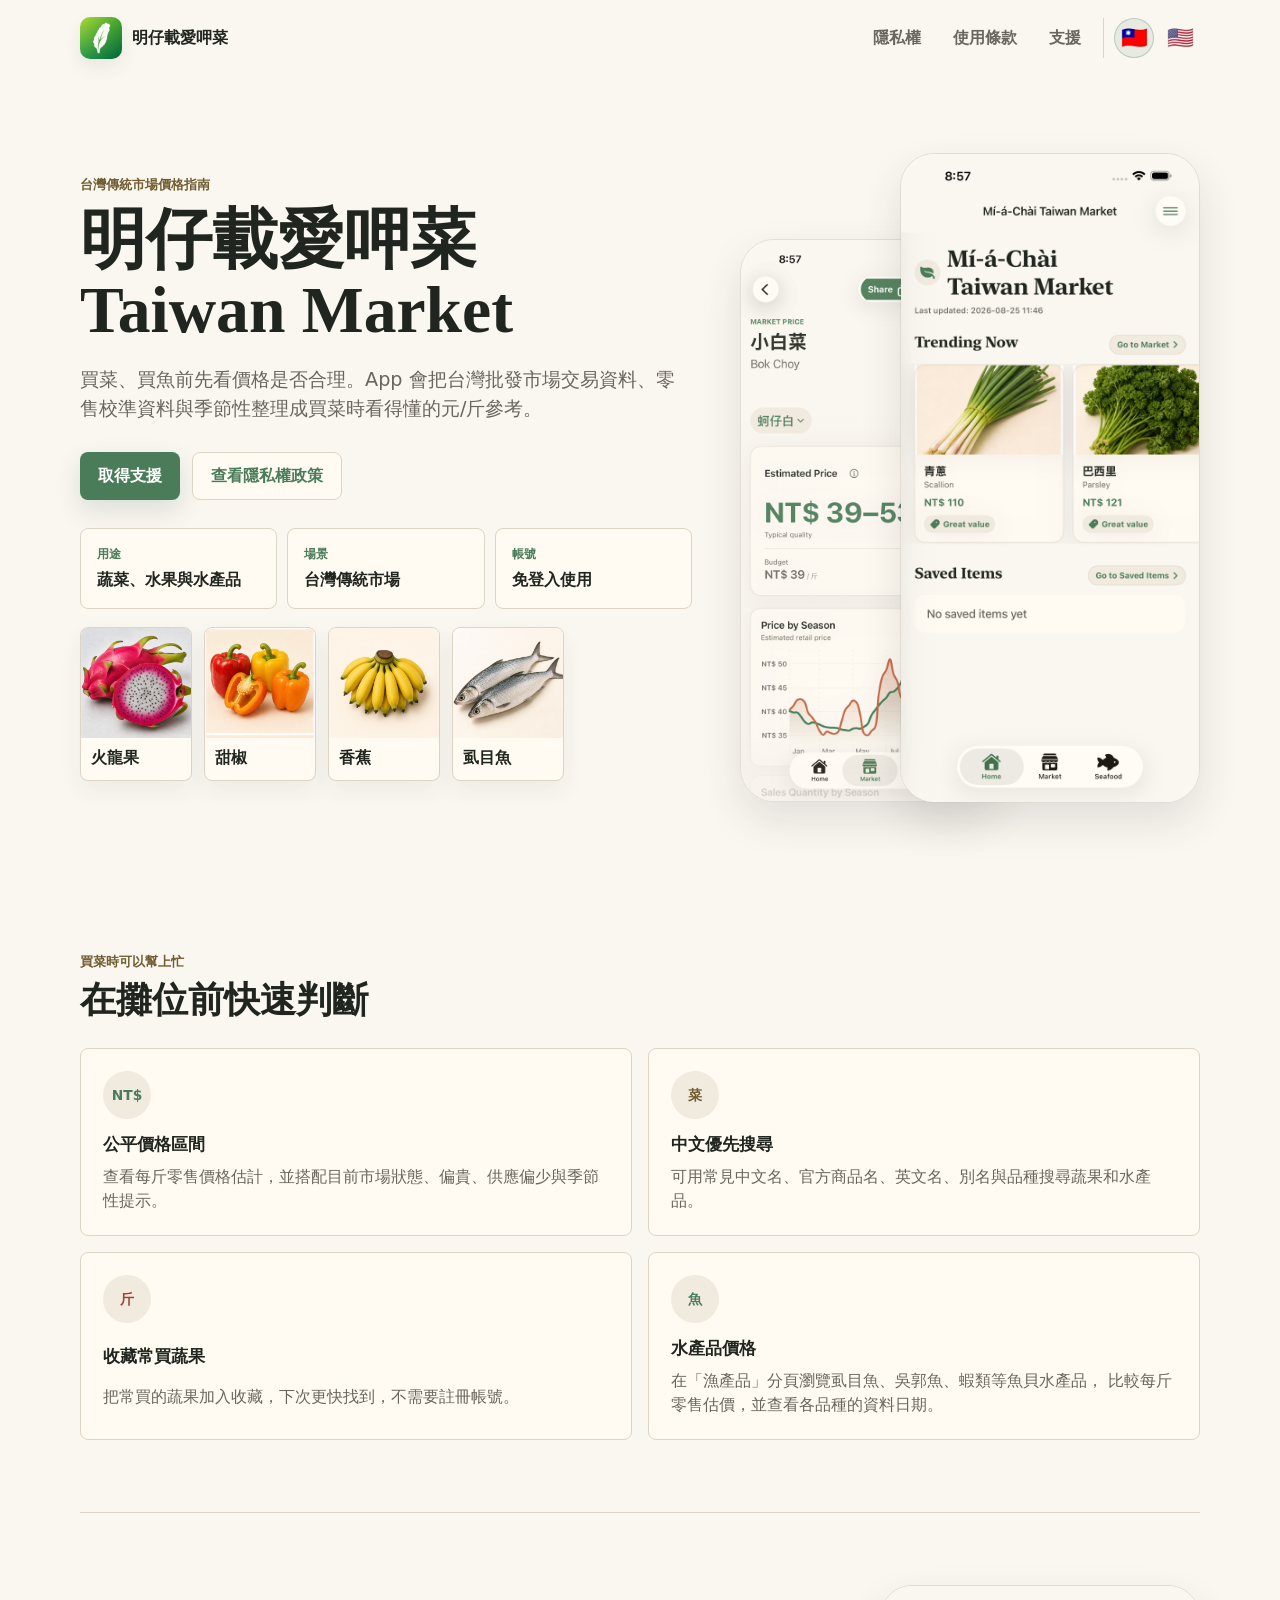
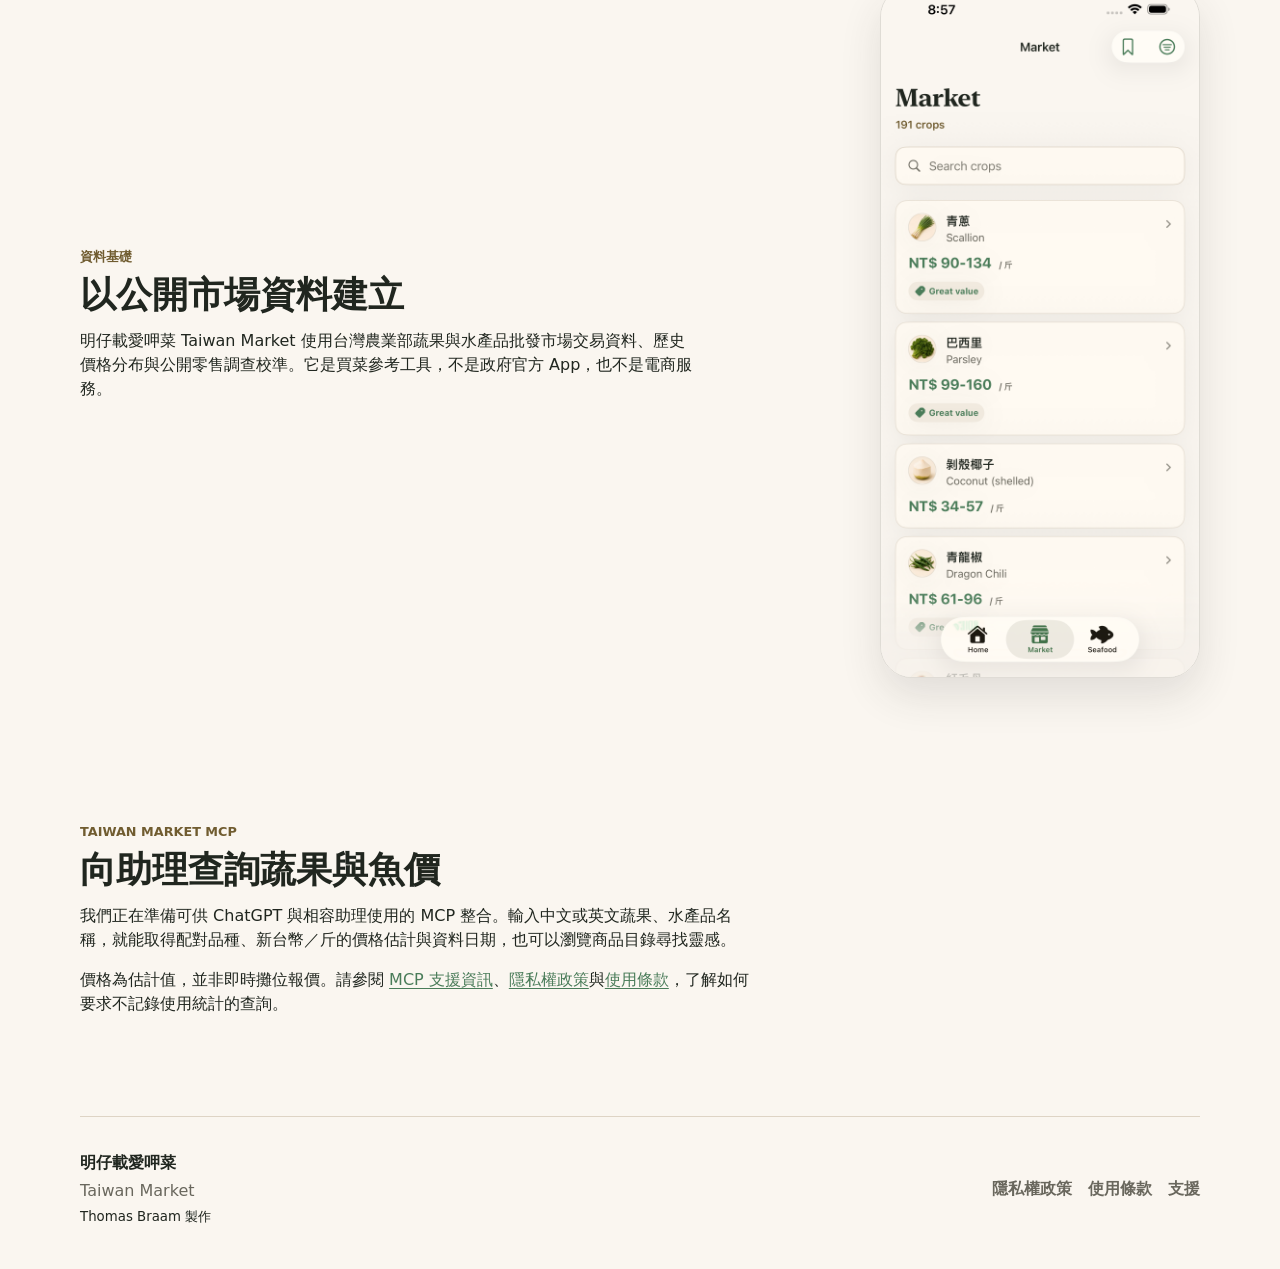
<file: index.html>
<!doctype html>
<html lang="zh-Hant-TW">
  <head>
    <meta charset="utf-8">
    <meta name="viewport" content="width=device-width, initial-scale=1">
    <title>明仔載愛呷菜 Taiwan Market</title>
    <meta
      name="description"
      content="明仔載愛呷菜 Taiwan Market 是台灣傳統市場蔬菜、水果與水產品的 iOS 價格參考工具。"
    >
    <link rel="canonical" href="https://twbraam.github.io/miaachaitaiwan/">
    <link rel="alternate" hreflang="zh-Hant-TW" href="https://twbraam.github.io/miaachaitaiwan/">
    <link rel="alternate" hreflang="en" href="https://twbraam.github.io/miaachaitaiwan/en/">
    <link rel="alternate" hreflang="x-default" href="https://twbraam.github.io/miaachaitaiwan/">
    <meta property="og:title" content="明仔載愛呷菜 Taiwan Market">
    <meta
      property="og:description"
      content="買菜、買魚前快速參考台灣蔬菜、水果與水產品價格。"
    >
    <meta property="og:type" content="website">
    <meta property="og:url" content="https://twbraam.github.io/miaachaitaiwan/">
    <meta property="og:locale" content="zh_TW">
    <link rel="icon" href="assets/app-icon.png">
    <link rel="apple-touch-icon" href="assets/app-icon.png">
    <link rel="stylesheet" href="assets/styles.css">
  </head>
  <body>
    <header class="site-header">
      <a class="brand-link" href="./" aria-label="明仔載愛呷菜 Taiwan Market 首頁">
        <img class="brand-icon" src="assets/app-icon.png" alt="" aria-hidden="true">
        <span class="brand-text">明仔載愛呷菜</span>
      </a>
      <div class="header-actions">
        <nav class="site-nav" aria-label="主選單">
          <a href="privacy/">隱私權</a>
          <a href="terms/">使用條款</a>
          <a href="support/">支援</a>
        </nav>
        <nav class="language-switcher" aria-label="語言">
          <a class="flag-link" href="./" aria-current="page" lang="zh-Hant-TW" aria-label="繁體中文（中華民國）" title="繁體中文（中華民國）">
            <span aria-hidden="true">🇹🇼</span>
          </a>
          <a class="flag-link" href="en/" lang="en" aria-label="English (United States)" title="English (United States)">
            <span aria-hidden="true">🇺🇸</span>
          </a>
        </nav>
      </div>
    </header>

    <main>
      <section class="hero">
        <div class="hero-copy">
          <p class="eyebrow">台灣傳統市場價格指南</p>
          <h1>明仔載愛呷菜 Taiwan Market</h1>
          <p class="lede">
            買菜、買魚前先看價格是否合理。App 會把台灣批發市場交易資料、零售校準資料與季節性整理成買菜時看得懂的元/斤參考。
          </p>
          <div class="action-row" aria-label="App Store 支援連結">
            <a class="primary-action" href="support/">取得支援</a>
            <a class="secondary-action" href="privacy/">查看隱私權政策</a>
          </div>
          <dl class="quick-facts">
            <div>
              <dt>用途</dt>
              <dd>蔬菜、水果與水產品</dd>
            </div>
            <div>
              <dt>場景</dt>
              <dd>台灣傳統市場</dd>
            </div>
            <div>
              <dt>帳號</dt>
              <dd>免登入使用</dd>
            </div>
          </dl>
          <div class="product-strip" aria-label="App 內的蔬果與水產品插圖">
            <figure>
              <img src="assets/dragon-fruit.jpg" alt="火龍果插圖">
              <figcaption>火龍果</figcaption>
            </figure>
            <figure>
              <img src="assets/bell-pepper.jpg" alt="甜椒插圖">
              <figcaption>甜椒</figcaption>
            </figure>
            <figure>
              <img src="assets/banana.jpg" alt="香蕉插圖">
              <figcaption>香蕉</figcaption>
            </figure>
            <figure>
              <img src="assets/milkfish.jpg" alt="虱目魚插圖">
              <figcaption>虱目魚</figcaption>
            </figure>
          </div>
        </div>

        <div class="hero-media" aria-label="App 畫面截圖">
          <img
            class="phone-shot phone-shot-main"
            src="assets/home.png"
            alt="首頁顯示近期蔬果與價格訊號"
          >
          <img
            class="phone-shot phone-shot-side"
            src="assets/product-detail.png"
            alt="商品詳細頁顯示公平價格區間與季節性"
          >
        </div>
      </section>

      <section class="section-block">
        <div class="section-heading">
          <p class="eyebrow">買菜時可以幫上忙</p>
          <h2>在攤位前快速判斷</h2>
        </div>
        <div class="feature-grid two-column">
          <article class="feature-card">
            <span class="feature-icon">NT$</span>
            <h3>公平價格區間</h3>
            <p>
              查看每斤零售價格估計，並搭配目前市場狀態、偏貴、供應偏少與季節性提示。
            </p>
          </article>
          <article class="feature-card">
            <span class="feature-icon">菜</span>
            <h3>中文優先搜尋</h3>
            <p>
              可用常見中文名、官方商品名、英文名、別名與品種搜尋蔬果和水產品。
            </p>
          </article>
          <article class="feature-card">
            <span class="feature-icon">斤</span>
            <h3>收藏常買蔬果</h3>
            <p>
              把常買的蔬果加入收藏，下次更快找到，不需要註冊帳號。
            </p>
          </article>
          <article class="feature-card">
            <span class="feature-icon">魚</span>
            <h3>水產品價格</h3>
            <p>
              在「漁產品」分頁瀏覽虱目魚、吳郭魚、蝦類等魚貝水產品，
              比較每斤零售估價，並查看各品種的資料日期。
            </p>
          </article>
        </div>
      </section>

      <section class="section-block data-section">
        <div class="data-copy">
          <p class="eyebrow">資料基礎</p>
          <h2>以公開市場資料建立</h2>
          <p>
            明仔載愛呷菜 Taiwan Market 使用台灣農業部蔬果與水產品批發市場交易資料、歷史價格分布與公開零售調查校準。它是買菜參考工具，不是政府官方 App，也不是電商服務。
          </p>
        </div>
        <img
          class="wide-shot"
          src="assets/market.png"
          alt="市場瀏覽畫面顯示蔬果與價格估計"
        >
      </section>
      <section class="section-block" id="mcp">
        <div class="section-heading">
          <p class="eyebrow">Taiwan Market MCP</p>
          <h2>向助理查詢蔬果與魚價</h2>
          <p>我們正在準備可供 ChatGPT 與相容助理使用的 MCP 整合。輸入中文或英文蔬果、水產品名稱，就能取得配對品種、新台幣／斤的價格估計與資料日期，也可以瀏覽商品目錄尋找靈感。</p>
          <p>價格為估計值，並非即時攤位報價。請參閱 <a href="support/#mcp">MCP 支援資訊</a>、<a href="privacy/">隱私權政策</a>與<a href="terms/">使用條款</a>，了解如何要求不記錄使用統計的查詢。</p>
        </div>
      </section>
    </main>

    <footer class="site-footer">
      <div>
        <strong>明仔載愛呷菜</strong>
        <span>Taiwan Market</span>
        <small>Thomas Braam 製作</small>
      </div>
      <nav aria-label="頁尾選單">
        <a href="privacy/">隱私權政策</a>
        <a href="terms/">使用條款</a>
        <a href="support/">支援</a>
      </nav>
    </footer>
  </body>
</html>
</file>
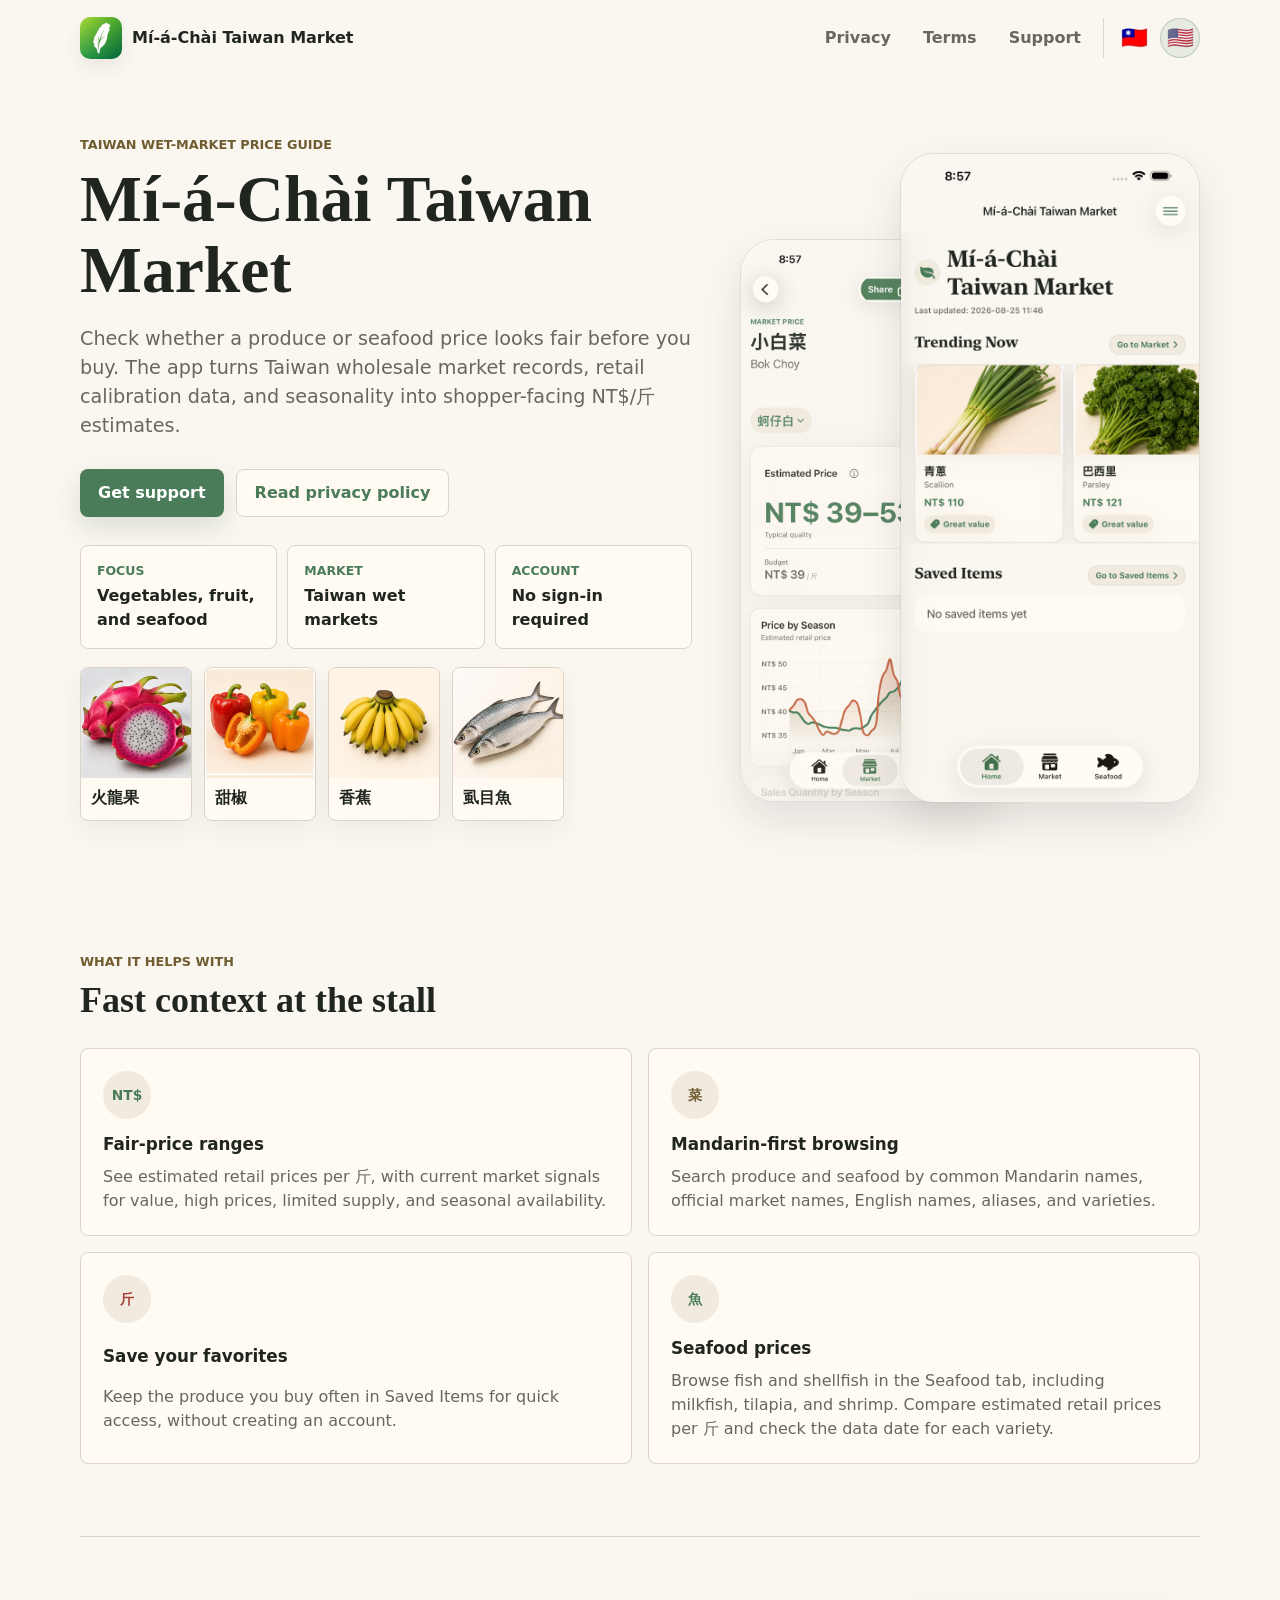
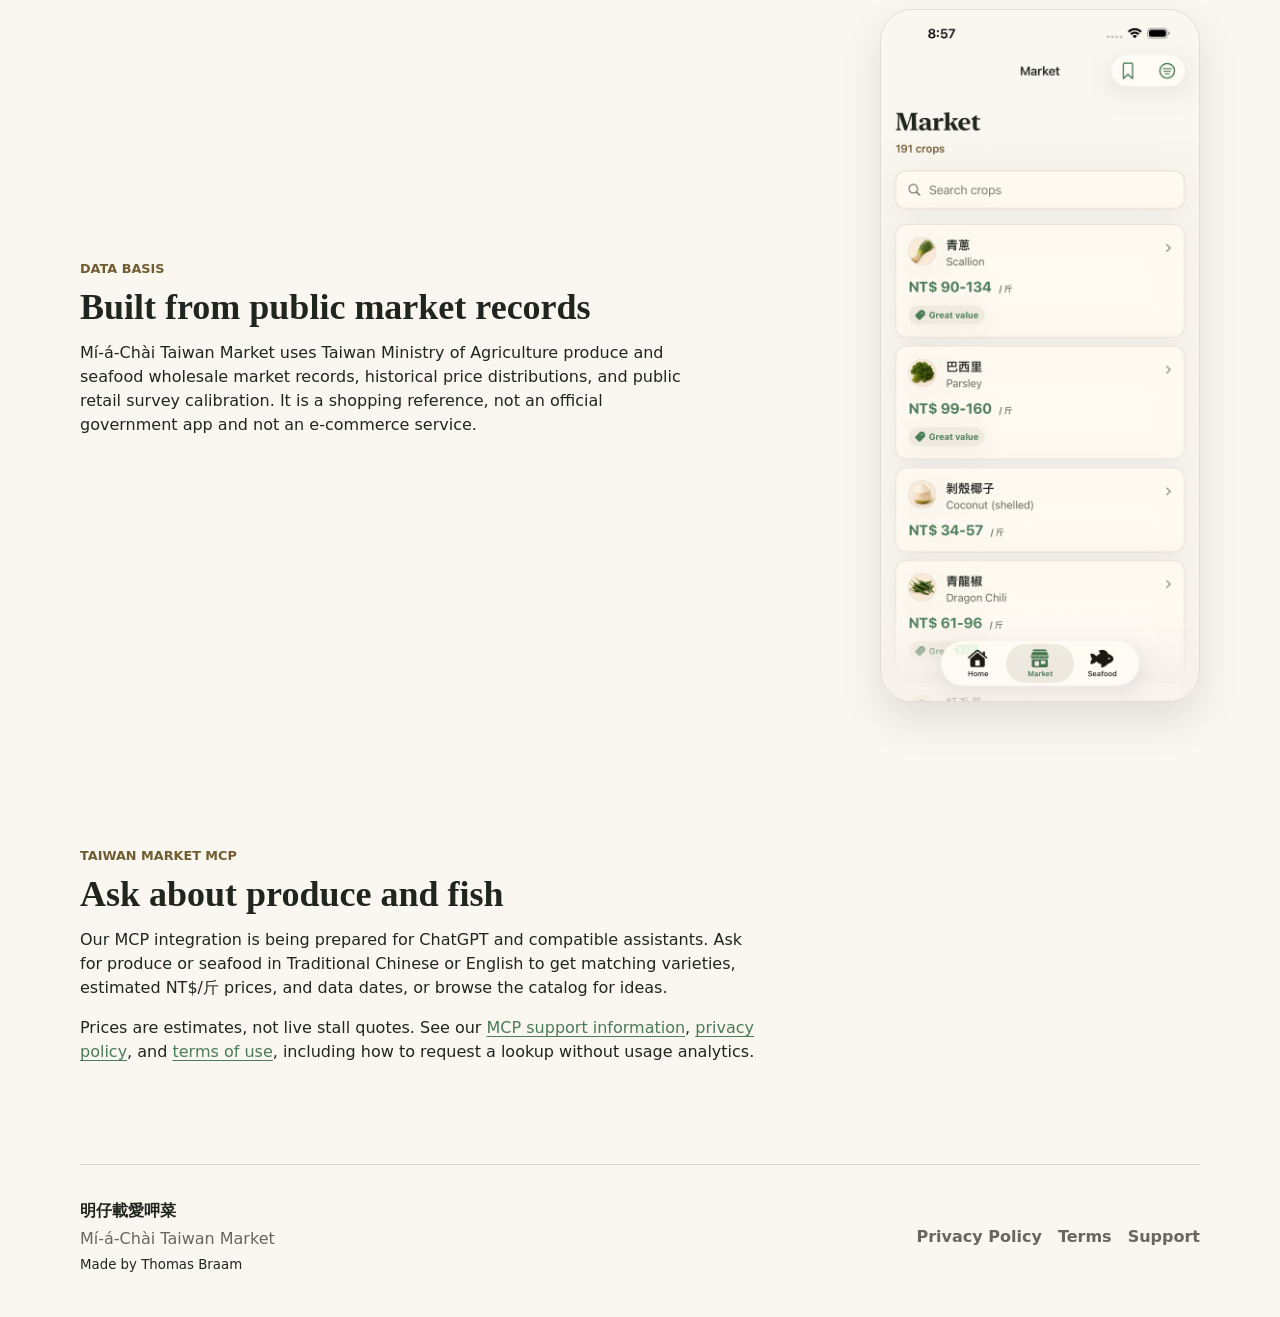
<file: en/index.html>
<!doctype html>
<html lang="en">
  <head>
    <meta charset="utf-8">
    <meta name="viewport" content="width=device-width, initial-scale=1">
    <title>Mí-á-Chài Taiwan Market</title>
    <meta
      name="description"
      content="Mí-á-Chài Taiwan Market is an iOS price guide for vegetables, fruit, and seafood in Taiwan wet markets."
    >
    <link rel="canonical" href="https://twbraam.github.io/miaachaitaiwan/en/">
    <link rel="alternate" hreflang="zh-Hant-TW" href="https://twbraam.github.io/miaachaitaiwan/">
    <link rel="alternate" hreflang="en" href="https://twbraam.github.io/miaachaitaiwan/en/">
    <link rel="alternate" hreflang="x-default" href="https://twbraam.github.io/miaachaitaiwan/">
    <meta property="og:title" content="Mí-á-Chài Taiwan Market">
    <meta
      property="og:description"
      content="A practical iOS price guide for Taiwan vegetables, fruit, seafood, and wet-market shopping."
    >
    <meta property="og:type" content="website">
    <meta property="og:url" content="https://twbraam.github.io/miaachaitaiwan/en/">
    <meta property="og:locale" content="en_US">
    <link rel="icon" href="../assets/app-icon.png">
    <link rel="apple-touch-icon" href="../assets/app-icon.png">
    <link rel="stylesheet" href="../assets/styles.css">
  </head>
  <body>
    <header class="site-header">
      <a class="brand-link" href="./" aria-label="Mí-á-Chài Taiwan Market home">
        <img class="brand-icon" src="../assets/app-icon.png" alt="" aria-hidden="true">
        <span class="brand-text">Mí-á-Chài Taiwan Market</span>
      </a>
      <div class="header-actions">
        <nav class="site-nav" aria-label="Main navigation">
          <a href="privacy/">Privacy</a>
          <a href="terms/">Terms</a>
          <a href="support/">Support</a>
        </nav>
        <nav class="language-switcher" aria-label="Language">
          <a class="flag-link" href="../" lang="zh-Hant-TW" aria-label="繁體中文（中華民國）" title="繁體中文（中華民國）">
            <span aria-hidden="true">🇹🇼</span>
          </a>
          <a class="flag-link" href="./" aria-current="page" lang="en" aria-label="English (United States)" title="English (United States)">
            <span aria-hidden="true">🇺🇸</span>
          </a>
        </nav>
      </div>
    </header>

    <main>
      <section class="hero">
        <div class="hero-copy">
          <p class="eyebrow">Taiwan wet-market price guide</p>
          <h1>Mí-á-Chài Taiwan Market</h1>
          <p class="lede">
            Check whether a produce or seafood price looks fair before you buy. The app
            turns Taiwan wholesale market records, retail calibration data, and
            seasonality into shopper-facing NT$/斤 estimates.
          </p>
          <div class="action-row" aria-label="App Store support links">
            <a class="primary-action" href="support/">Get support</a>
            <a class="secondary-action" href="privacy/">Read privacy policy</a>
          </div>
          <dl class="quick-facts">
            <div>
              <dt>Focus</dt>
              <dd>Vegetables, fruit, and seafood</dd>
            </div>
            <div>
              <dt>Market</dt>
              <dd>Taiwan wet markets</dd>
            </div>
            <div>
              <dt>Account</dt>
              <dd>No sign-in required</dd>
            </div>
          </dl>
          <div class="product-strip" aria-label="Produce and seafood artwork from the app">
            <figure>
              <img src="../assets/dragon-fruit.jpg" alt="Dragon fruit artwork">
              <figcaption>火龍果</figcaption>
            </figure>
            <figure>
              <img src="../assets/bell-pepper.jpg" alt="Bell pepper artwork">
              <figcaption>甜椒</figcaption>
            </figure>
            <figure>
              <img src="../assets/banana.jpg" alt="Banana artwork">
              <figcaption>香蕉</figcaption>
            </figure>
            <figure>
              <img src="../assets/milkfish.jpg" alt="Milkfish artwork">
              <figcaption>虱目魚</figcaption>
            </figure>
          </div>
        </div>

        <div class="hero-media" aria-label="App screenshots">
          <img
            class="phone-shot phone-shot-main"
            src="../assets/home.png"
            alt="Home screen showing trending produce and price signals"
          >
          <img
            class="phone-shot phone-shot-side"
            src="../assets/product-detail.png"
            alt="Product detail screen showing fair-price range and seasonality"
          >
        </div>
      </section>

      <section class="section-block">
        <div class="section-heading">
          <p class="eyebrow">What it helps with</p>
          <h2>Fast context at the stall</h2>
        </div>
        <div class="feature-grid two-column">
          <article class="feature-card">
            <span class="feature-icon">NT$</span>
            <h3>Fair-price ranges</h3>
            <p>
              See estimated retail prices per 斤, with current market signals
              for value, high prices, limited supply, and seasonal availability.
            </p>
          </article>
          <article class="feature-card">
            <span class="feature-icon">菜</span>
            <h3>Mandarin-first browsing</h3>
            <p>
              Search produce and seafood by common Mandarin names, official
              market names, English names, aliases, and varieties.
            </p>
          </article>
          <article class="feature-card">
            <span class="feature-icon">斤</span>
            <h3>Save your favorites</h3>
            <p>
              Keep the produce you buy often in Saved Items for quick access,
              without creating an account.
            </p>
          </article>
          <article class="feature-card">
            <span class="feature-icon">魚</span>
            <h3>Seafood prices</h3>
            <p>
              Browse fish and shellfish in the Seafood tab, including milkfish,
              tilapia, and shrimp. Compare estimated retail prices per 斤 and
              check the data date for each variety.
            </p>
          </article>
        </div>
      </section>

      <section class="section-block data-section">
        <div class="data-copy">
          <p class="eyebrow">Data basis</p>
          <h2>Built from public market records</h2>
          <p>
            Mí-á-Chài Taiwan Market uses Taiwan Ministry of Agriculture
            produce and seafood wholesale market records, historical price distributions, and public
            retail survey calibration. It is a shopping reference, not an
            official government app and not an e-commerce service.
          </p>
        </div>
        <img
          class="wide-shot"
          src="../assets/market.png"
          alt="Market browser showing produce and price estimates"
        >
      </section>
      <section class="section-block" id="mcp">
        <div class="section-heading">
          <p class="eyebrow">Taiwan Market MCP</p>
          <h2>Ask about produce and fish</h2>
          <p>Our MCP integration is being prepared for ChatGPT and compatible assistants. Ask for produce or seafood in Traditional Chinese or English to get matching varieties, estimated NT$/斤 prices, and data dates, or browse the catalog for ideas.</p>
          <p>Prices are estimates, not live stall quotes. See our <a href="support/#mcp">MCP support information</a>, <a href="privacy/">privacy policy</a>, and <a href="terms/">terms of use</a>, including how to request a lookup without usage analytics.</p>
        </div>
      </section>
    </main>

    <footer class="site-footer">
      <div>
        <strong>明仔載愛呷菜</strong>
        <span>Mí-á-Chài Taiwan Market</span>
        <small>Made by Thomas Braam</small>
      </div>
      <nav aria-label="Footer navigation">
        <a href="privacy/">Privacy Policy</a>
        <a href="terms/">Terms</a>
        <a href="support/">Support</a>
      </nav>
    </footer>
  </body>
</html>
</file>
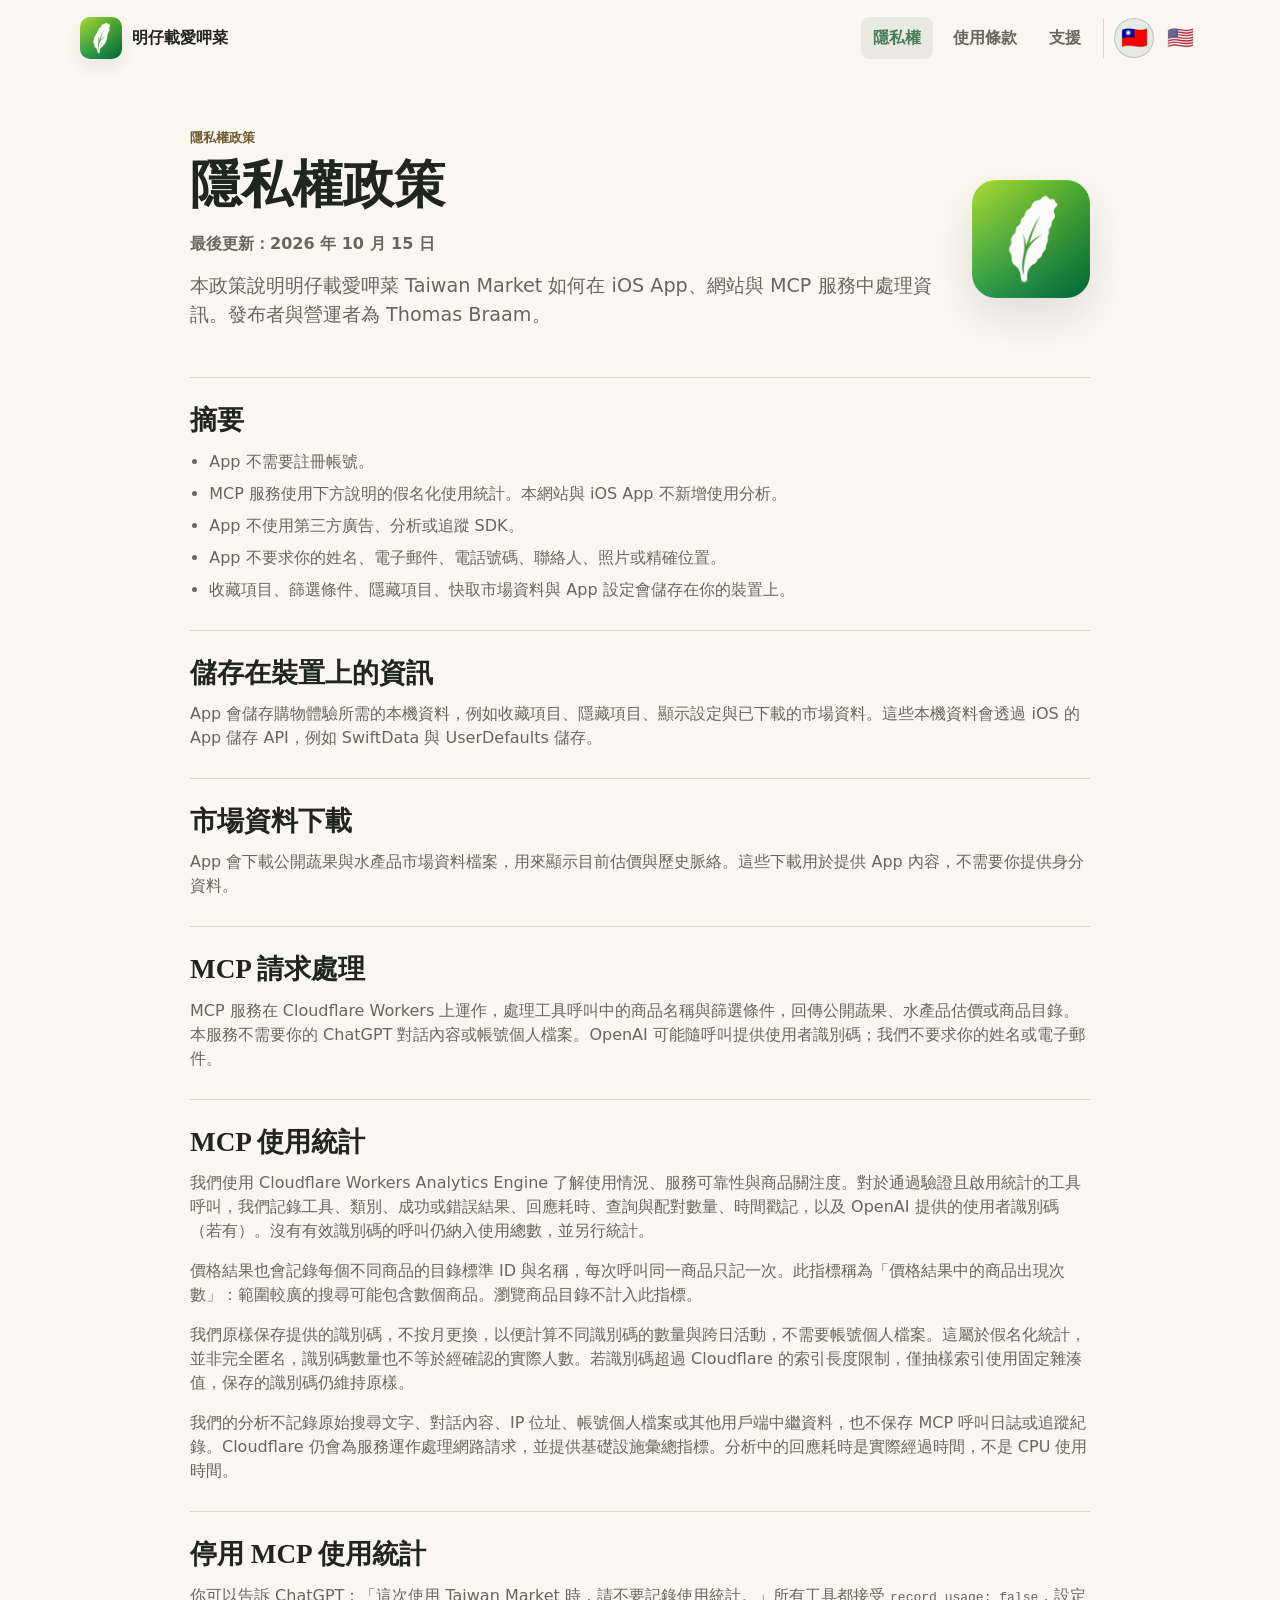
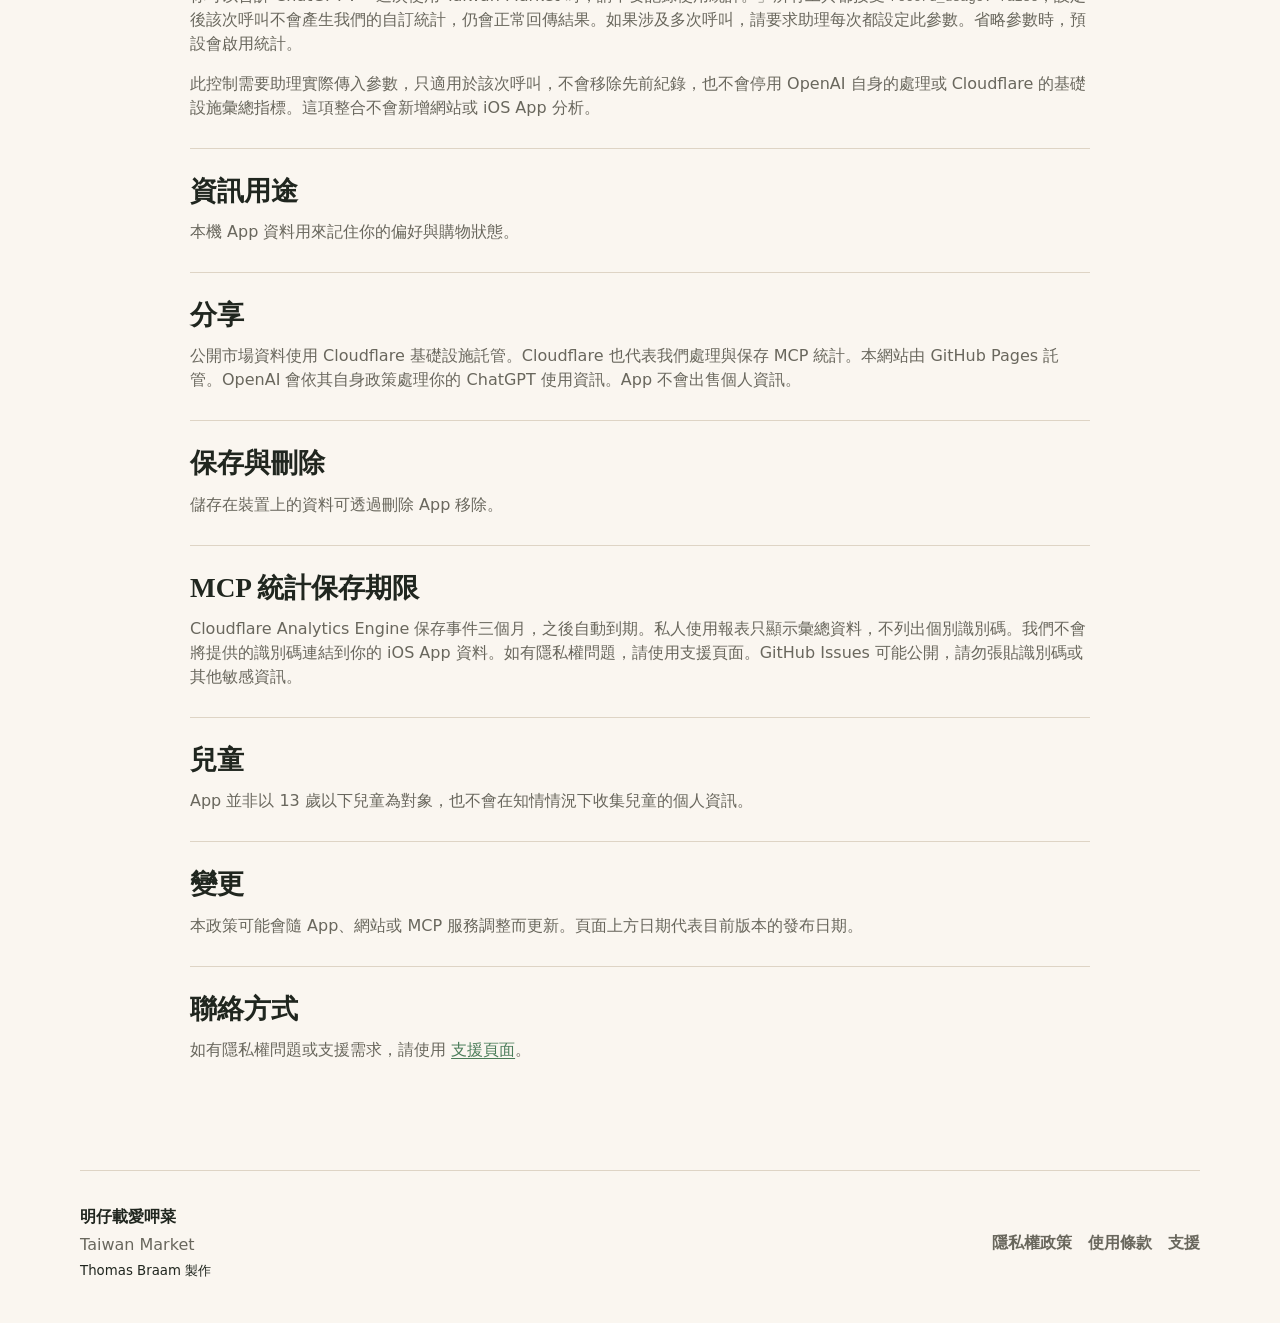
<file: privacy/index.html>
<!doctype html>
<html lang="zh-Hant-TW">
  <head>
    <meta charset="utf-8">
    <meta name="viewport" content="width=device-width, initial-scale=1">
    <title>隱私權政策 | 明仔載愛呷菜 Taiwan Market</title>
    <meta
      name="description"
      content="明仔載愛呷菜 Taiwan Market App、網站與 MCP 服務的隱私權政策。"
    >
    <link rel="canonical" href="https://twbraam.github.io/miaachaitaiwan/privacy/">
    <link rel="alternate" hreflang="zh-Hant-TW" href="https://twbraam.github.io/miaachaitaiwan/privacy/">
    <link rel="alternate" hreflang="en" href="https://twbraam.github.io/miaachaitaiwan/en/privacy/">
    <link rel="alternate" hreflang="x-default" href="https://twbraam.github.io/miaachaitaiwan/privacy/">
    <link rel="icon" href="../assets/app-icon.png">
    <link rel="apple-touch-icon" href="../assets/app-icon.png">
    <link rel="stylesheet" href="../assets/styles.css">
  </head>
  <body>
    <header class="site-header">
      <a class="brand-link" href="../" aria-label="明仔載愛呷菜 Taiwan Market 首頁">
        <img class="brand-icon" src="../assets/app-icon.png" alt="" aria-hidden="true">
        <span class="brand-text">明仔載愛呷菜</span>
      </a>
      <div class="header-actions">
        <nav class="site-nav" aria-label="主選單">
          <a href="../privacy/" aria-current="page">隱私權</a>
          <a href="../terms/">使用條款</a>
          <a href="../support/">支援</a>
        </nav>
        <nav class="language-switcher" aria-label="語言">
          <a class="flag-link" href="./" aria-current="page" lang="zh-Hant-TW" aria-label="繁體中文（中華民國）" title="繁體中文（中華民國）">
            <span aria-hidden="true">🇹🇼</span>
          </a>
          <a class="flag-link" href="../en/privacy/" lang="en" aria-label="English (United States)" title="English (United States)">
            <span aria-hidden="true">🇺🇸</span>
          </a>
        </nav>
      </div>
    </header>

    <main class="legal-page">
      <section class="page-hero">
        <div>
          <p class="eyebrow">隱私權政策</p>
          <h1>隱私權政策</h1>
          <p class="updated">最後更新：2026 年 10 月 15 日</p>
          <p class="lede">
            本政策說明明仔載愛呷菜 Taiwan Market 如何在 iOS App、網站與 MCP 服務中處理資訊。發布者與營運者為 Thomas Braam。
          </p>
        </div>
        <img class="page-icon" src="../assets/app-icon.png" alt="">
      </section>

      <section class="legal-section">
        <h2>摘要</h2>
        <ul>
          <li>App 不需要註冊帳號。</li>
          <li>MCP 服務使用下方說明的假名化使用統計。本網站與 iOS App 不新增使用分析。</li>
          <li>App 不使用第三方廣告、分析或追蹤 SDK。</li>
          <li>App 不要求你的姓名、電子郵件、電話號碼、聯絡人、照片或精確位置。</li>
          <li>收藏項目、篩選條件、隱藏項目、快取市場資料與 App 設定會儲存在你的裝置上。</li>
        </ul>
      </section>

      <section class="legal-section">
        <h2>儲存在裝置上的資訊</h2>
        <p>
          App 會儲存購物體驗所需的本機資料，例如收藏項目、隱藏項目、顯示設定與已下載的市場資料。這些本機資料會透過 iOS 的 App 儲存 API，例如 SwiftData 與 UserDefaults 儲存。
        </p>
      </section>

      <section class="legal-section">
        <h2>市場資料下載</h2>
        <p>
          App 會下載公開蔬果與水產品市場資料檔案，用來顯示目前估價與歷史脈絡。這些下載用於提供 App 內容，不需要你提供身分資料。
        </p>
      </section>

      <section class="legal-section">
        <h2>MCP 請求處理</h2>
        <p>
          MCP 服務在 Cloudflare Workers 上運作，處理工具呼叫中的商品名稱與篩選條件，回傳公開蔬果、水產品估價或商品目錄。本服務不需要你的 ChatGPT 對話內容或帳號個人檔案。OpenAI 可能隨呼叫提供使用者識別碼；我們不要求你的姓名或電子郵件。
        </p>
      </section>

      <section class="legal-section">
        <h2>MCP 使用統計</h2>
        <p>
          我們使用 Cloudflare Workers Analytics Engine 了解使用情況、服務可靠性與商品關注度。對於通過驗證且啟用統計的工具呼叫，我們記錄工具、類別、成功或錯誤結果、回應耗時、查詢與配對數量、時間戳記，以及 OpenAI 提供的使用者識別碼（若有）。沒有有效識別碼的呼叫仍納入使用總數，並另行統計。
        </p>
        <p>
          價格結果也會記錄每個不同商品的目錄標準 ID 與名稱，每次呼叫同一商品只記一次。此指標稱為「價格結果中的商品出現次數」：範圍較廣的搜尋可能包含數個商品。瀏覽商品目錄不計入此指標。
        </p>
        <p>
          我們原樣保存提供的識別碼，不按月更換，以便計算不同識別碼的數量與跨日活動，不需要帳號個人檔案。這屬於假名化統計，並非完全匿名，識別碼數量也不等於經確認的實際人數。若識別碼超過 Cloudflare 的索引長度限制，僅抽樣索引使用固定雜湊值，保存的識別碼仍維持原樣。
        </p>
        <p>
          我們的分析不記錄原始搜尋文字、對話內容、IP 位址、帳號個人檔案或其他用戶端中繼資料，也不保存 MCP 呼叫日誌或追蹤紀錄。Cloudflare 仍會為服務運作處理網路請求，並提供基礎設施彙總指標。分析中的回應耗時是實際經過時間，不是 CPU 使用時間。
        </p>
      </section>

      <section class="legal-section">
        <h2>停用 MCP 使用統計</h2>
        <p>
          你可以告訴 ChatGPT：「這次使用 Taiwan Market 時，請不要記錄使用統計。」所有工具都接受 <code>record_usage: false</code>，設定後該次呼叫不會產生我們的自訂統計，仍會正常回傳結果。如果涉及多次呼叫，請要求助理每次都設定此參數。省略參數時，預設會啟用統計。
        </p>
        <p>
          此控制需要助理實際傳入參數，只適用於該次呼叫，不會移除先前紀錄，也不會停用 OpenAI 自身的處理或 Cloudflare 的基礎設施彙總指標。這項整合不會新增網站或 iOS App 分析。
        </p>
      </section>

      <section class="legal-section">
        <h2>資訊用途</h2>
        <p>
          本機 App 資料用來記住你的偏好與購物狀態。
        </p>
      </section>

      <section class="legal-section">
        <h2>分享</h2>
        <p>
          公開市場資料使用 Cloudflare 基礎設施託管。Cloudflare 也代表我們處理與保存 MCP 統計。本網站由 GitHub Pages 託管。OpenAI 會依其自身政策處理你的 ChatGPT 使用資訊。App 不會出售個人資訊。
        </p>
      </section>

      <section class="legal-section">
        <h2>保存與刪除</h2>
        <p>
          儲存在裝置上的資料可透過刪除 App 移除。
        </p>
      </section>

      <section class="legal-section">
        <h2>MCP 統計保存期限</h2>
        <p>
          Cloudflare Analytics Engine 保存事件三個月，之後自動到期。私人使用報表只顯示彙總資料，不列出個別識別碼。我們不會將提供的識別碼連結到你的 iOS App 資料。如有隱私權問題，請使用支援頁面。GitHub Issues 可能公開，請勿張貼識別碼或其他敏感資訊。
        </p>
      </section>

      <section class="legal-section">
        <h2>兒童</h2>
        <p>
          App 並非以 13 歲以下兒童為對象，也不會在知情情況下收集兒童的個人資訊。
        </p>
      </section>

      <section class="legal-section">
        <h2>變更</h2>
        <p>
          本政策可能會隨 App、網站或 MCP 服務調整而更新。頁面上方日期代表目前版本的發布日期。
        </p>
      </section>

      <section class="legal-section">
        <h2>聯絡方式</h2>
        <p>
          如有隱私權問題或支援需求，請使用
          <a href="../support/">支援頁面</a>。
        </p>
      </section>
    </main>

    <footer class="site-footer">
      <div>
        <strong>明仔載愛呷菜</strong>
        <span>Taiwan Market</span>
        <small>Thomas Braam 製作</small>
      </div>
      <nav aria-label="頁尾選單">
        <a href="../privacy/">隱私權政策</a>
        <a href="../terms/">使用條款</a>
        <a href="../support/">支援</a>
      </nav>
    </footer>
  </body>
</html>
</file>
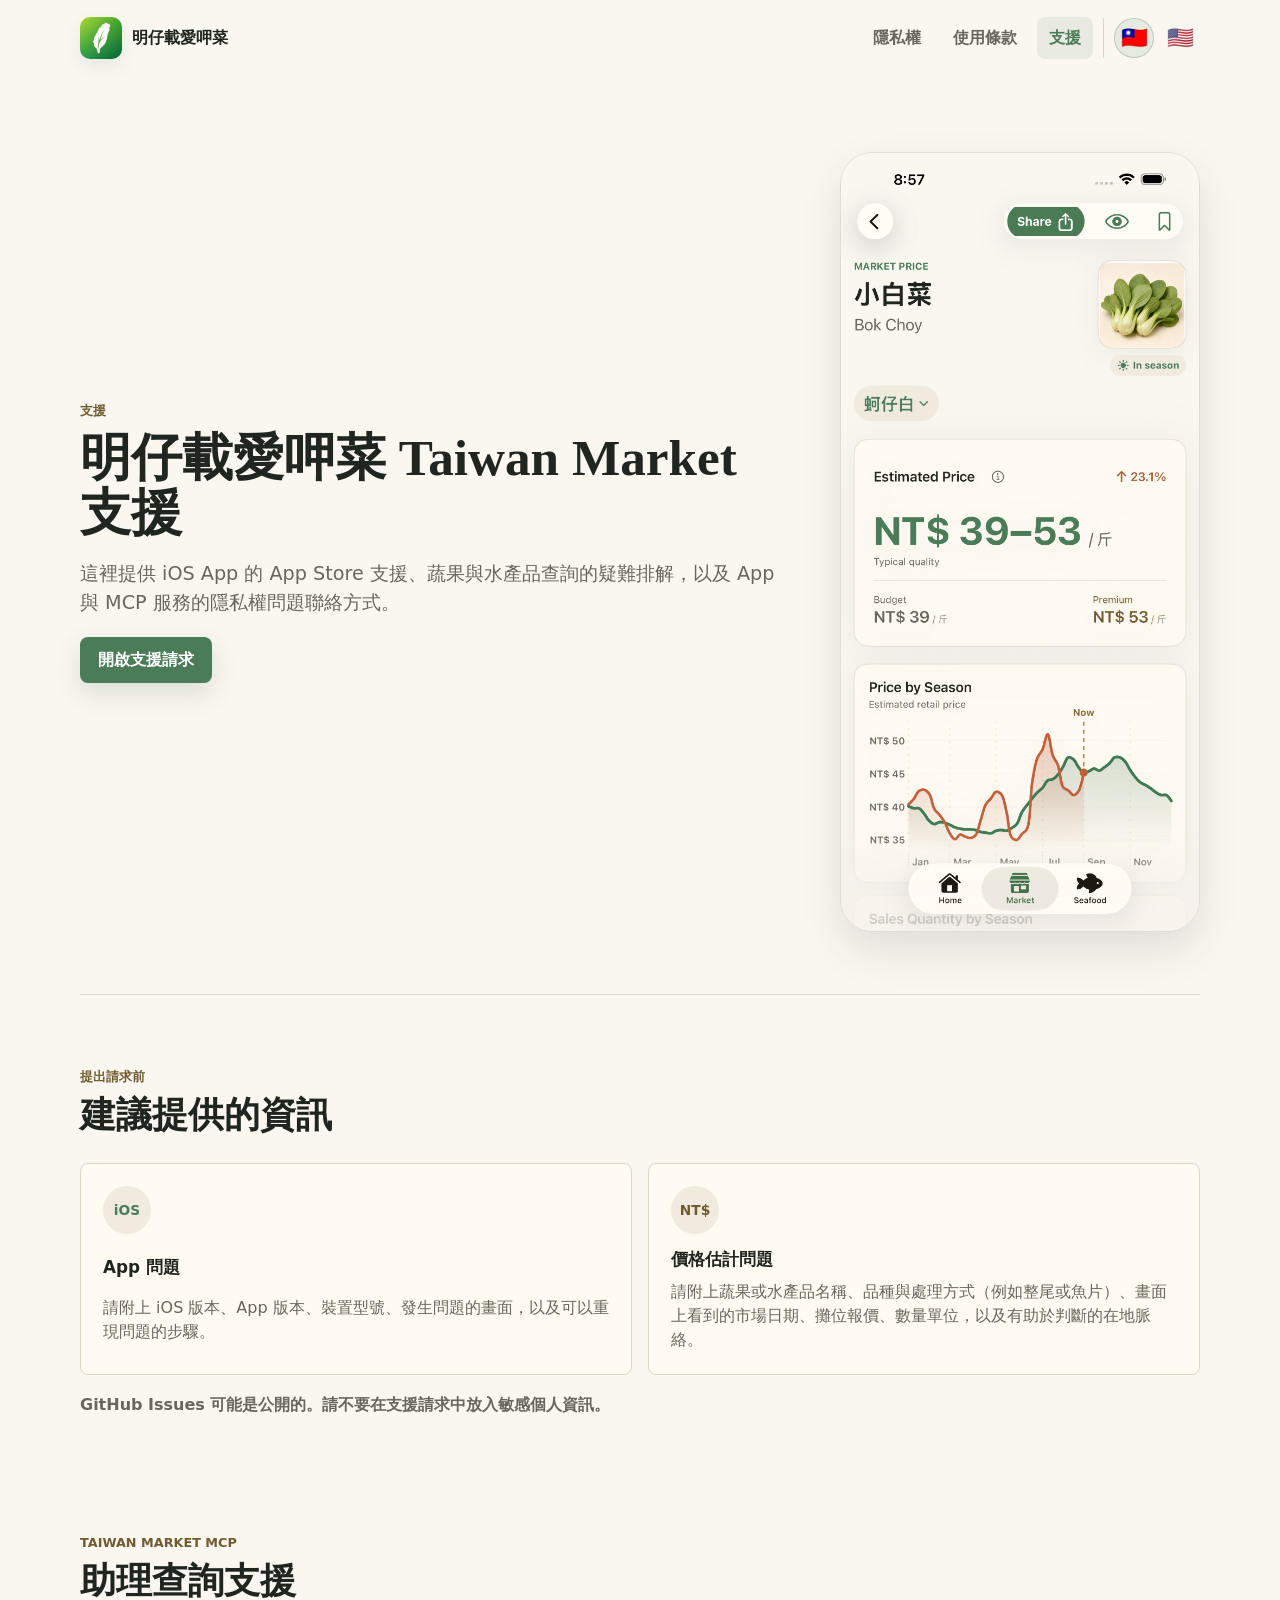
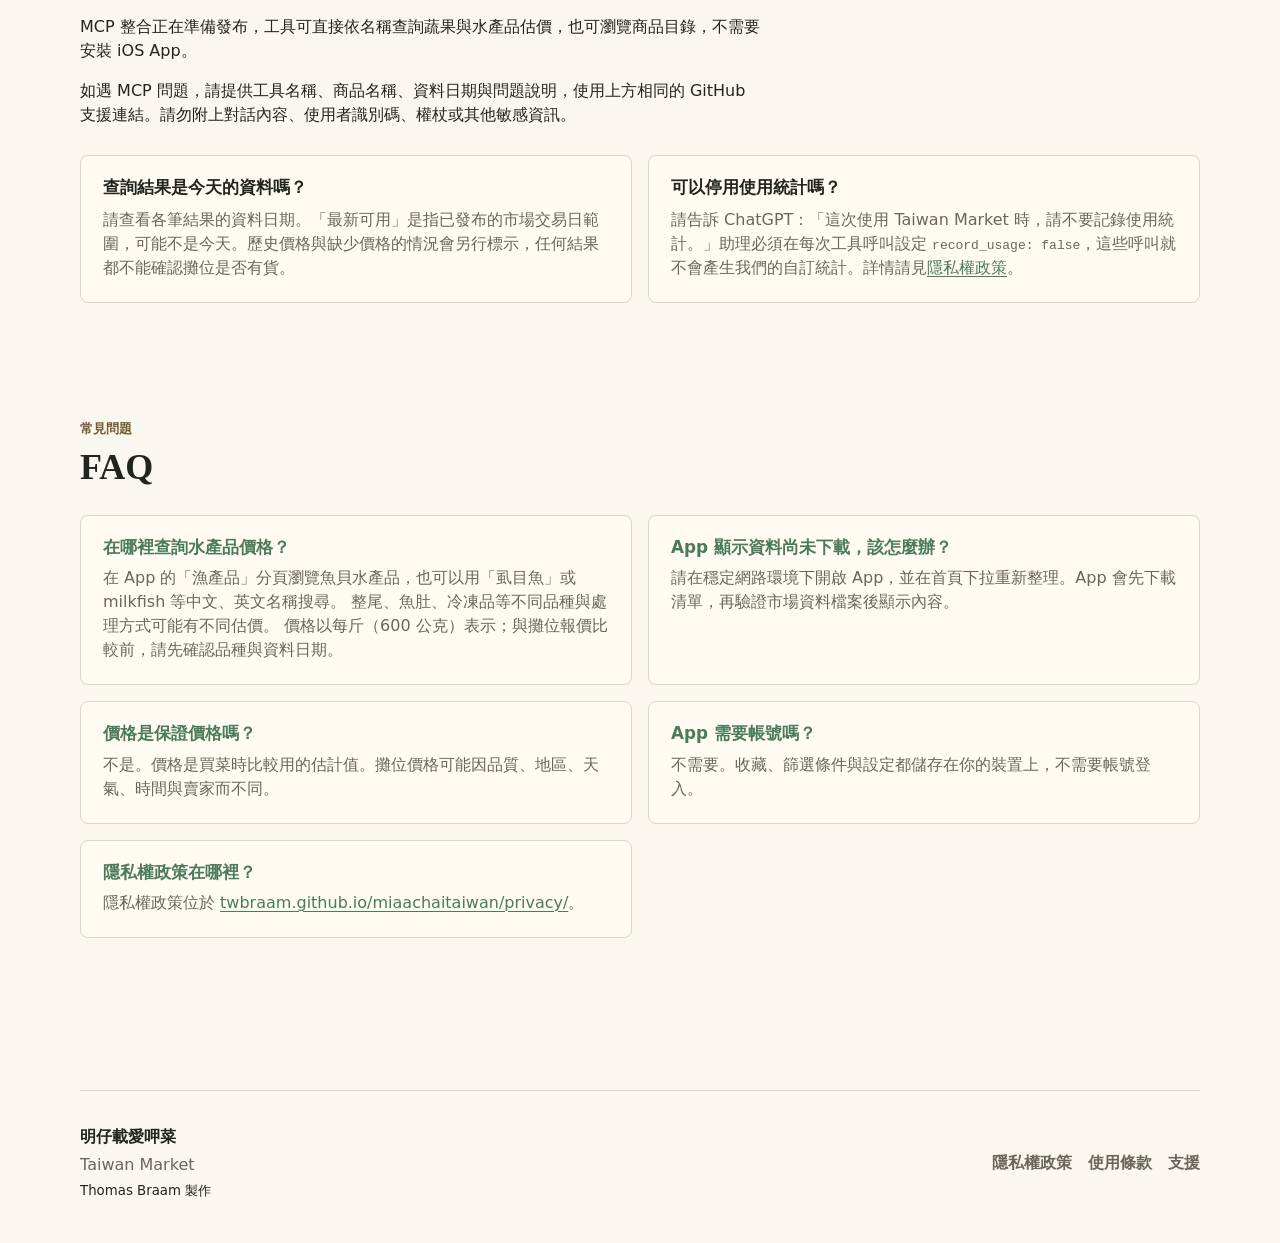
<file: support/index.html>
<!doctype html>
<html lang="zh-Hant-TW">
  <head>
    <meta charset="utf-8">
    <meta name="viewport" content="width=device-width, initial-scale=1">
    <title>支援 | 明仔載愛呷菜 Taiwan Market</title>
    <meta
      name="description"
      content="明仔載愛呷菜 Taiwan Market 蔬果與水產品估價、iOS App 與 MCP 服務的支援資訊。"
    >
    <link rel="canonical" href="https://twbraam.github.io/miaachaitaiwan/support/">
    <link rel="alternate" hreflang="zh-Hant-TW" href="https://twbraam.github.io/miaachaitaiwan/support/">
    <link rel="alternate" hreflang="en" href="https://twbraam.github.io/miaachaitaiwan/en/support/">
    <link rel="alternate" hreflang="x-default" href="https://twbraam.github.io/miaachaitaiwan/support/">
    <link rel="icon" href="../assets/app-icon.png">
    <link rel="apple-touch-icon" href="../assets/app-icon.png">
    <link rel="stylesheet" href="../assets/styles.css">
  </head>
  <body>
    <header class="site-header">
      <a class="brand-link" href="../" aria-label="明仔載愛呷菜 Taiwan Market 首頁">
        <img class="brand-icon" src="../assets/app-icon.png" alt="" aria-hidden="true">
        <span class="brand-text">明仔載愛呷菜</span>
      </a>
      <div class="header-actions">
        <nav class="site-nav" aria-label="主選單">
          <a href="../privacy/">隱私權</a>
          <a href="../terms/">使用條款</a>
          <a href="../support/" aria-current="page">支援</a>
        </nav>
        <nav class="language-switcher" aria-label="語言">
          <a class="flag-link" href="./" aria-current="page" lang="zh-Hant-TW" aria-label="繁體中文（中華民國）" title="繁體中文（中華民國）">
            <span aria-hidden="true">🇹🇼</span>
          </a>
          <a class="flag-link" href="../en/support/" lang="en" aria-label="English (United States)" title="English (United States)">
            <span aria-hidden="true">🇺🇸</span>
          </a>
        </nav>
      </div>
    </header>

    <main class="support-page">
      <section class="support-hero">
        <div>
          <p class="eyebrow">支援</p>
          <h1>明仔載愛呷菜 Taiwan Market 支援</h1>
          <p class="lede">
            這裡提供 iOS App 的 App Store 支援、蔬果與水產品查詢的疑難排解，以及 App 與 MCP 服務的隱私權問題聯絡方式。
          </p>
          <a class="primary-action" href="https://github.com/twbraam/miaachaitaiwan/issues/new">
            開啟支援請求
          </a>
        </div>
        <div class="support-media">
          <img
            class="support-shot"
            src="../assets/product-detail.png"
            alt="商品詳細頁顯示價格區間與市場脈絡"
          >
        </div>
      </section>

      <section class="section-block compact-section">
        <div class="section-heading">
          <p class="eyebrow">提出請求前</p>
          <h2>建議提供的資訊</h2>
        </div>
        <div class="feature-grid two-column">
          <article class="feature-card">
            <span class="feature-icon">iOS</span>
            <h3>App 問題</h3>
            <p>
              請附上 iOS 版本、App 版本、裝置型號、發生問題的畫面，以及可以重現問題的步驟。
            </p>
          </article>
          <article class="feature-card">
            <span class="feature-icon">NT$</span>
            <h3>價格估計問題</h3>
            <p>
              請附上蔬果或水產品名稱、品種與處理方式（例如整尾或魚片）、畫面上看到的市場日期、攤位報價、數量單位，以及有助於判斷的在地脈絡。
            </p>
          </article>
        </div>
        <p class="support-note">
          GitHub Issues 可能是公開的。請不要在支援請求中放入敏感個人資訊。
        </p>
      </section>

      <section class="section-block compact-section" id="mcp">
        <div class="section-heading">
          <p class="eyebrow">Taiwan Market MCP</p>
          <h2>助理查詢支援</h2>
          <p>MCP 整合正在準備發布，工具可直接依名稱查詢蔬果與水產品估價，也可瀏覽商品目錄，不需要安裝 iOS App。</p>
          <p>如遇 MCP 問題，請提供工具名稱、商品名稱、資料日期與問題說明，使用上方相同的 GitHub 支援連結。請勿附上對話內容、使用者識別碼、權杖或其他敏感資訊。</p>
        </div>
        <div class="feature-grid two-column">
          <article class="feature-card">
            <h3>查詢結果是今天的資料嗎？</h3>
            <p>請查看各筆結果的資料日期。「最新可用」是指已發布的市場交易日範圍，可能不是今天。歷史價格與缺少價格的情況會另行標示，任何結果都不能確認攤位是否有貨。</p>
          </article>
          <article class="feature-card">
            <h3>可以停用使用統計嗎？</h3>
            <p>請告訴 ChatGPT：「這次使用 Taiwan Market 時，請不要記錄使用統計。」助理必須在每次工具呼叫設定 <code>record_usage: false</code>，這些呼叫就不會產生我們的自訂統計。詳情請見<a href="../privacy/">隱私權政策</a>。</p>
          </article>
        </div>
      </section>

      <section class="faq-section" aria-labelledby="faq-heading">
        <div class="section-heading">
          <p class="eyebrow">常見問題</p>
          <h2 id="faq-heading">FAQ</h2>
        </div>
        <div class="faq-list">
          <article class="faq-item">
            <h3>在哪裡查詢水產品價格？</h3>
            <p>
              在 App 的「漁產品」分頁瀏覽魚貝水產品，也可以用「虱目魚」或 milkfish 等中文、英文名稱搜尋。
              整尾、魚肚、冷凍品等不同品種與處理方式可能有不同估價。
              價格以每斤（600 公克）表示；與攤位報價比較前，請先確認品種與資料日期。
            </p>
          </article>
          <article class="faq-item">
            <h3>App 顯示資料尚未下載，該怎麼辦？</h3>
            <p>
              請在穩定網路環境下開啟 App，並在首頁下拉重新整理。App 會先下載清單，再驗證市場資料檔案後顯示內容。
            </p>
          </article>
          <article class="faq-item">
            <h3>價格是保證價格嗎？</h3>
            <p>
              不是。價格是買菜時比較用的估計值。攤位價格可能因品質、地區、天氣、時間與賣家而不同。
            </p>
          </article>
          <article class="faq-item">
            <h3>App 需要帳號嗎？</h3>
            <p>
              不需要。收藏、篩選條件與設定都儲存在你的裝置上，不需要帳號登入。
            </p>
          </article>
          <article class="faq-item">
            <h3>隱私權政策在哪裡？</h3>
            <p>
              隱私權政策位於
              <a href="../privacy/">twbraam.github.io/miaachaitaiwan/privacy/</a>。
            </p>
          </article>
        </div>
      </section>
    </main>

    <footer class="site-footer">
      <div>
        <strong>明仔載愛呷菜</strong>
        <span>Taiwan Market</span>
        <small>Thomas Braam 製作</small>
      </div>
      <nav aria-label="頁尾選單">
        <a href="../privacy/">隱私權政策</a>
        <a href="../terms/">使用條款</a>
        <a href="../support/">支援</a>
      </nav>
    </footer>
  </body>
</html>
</file>
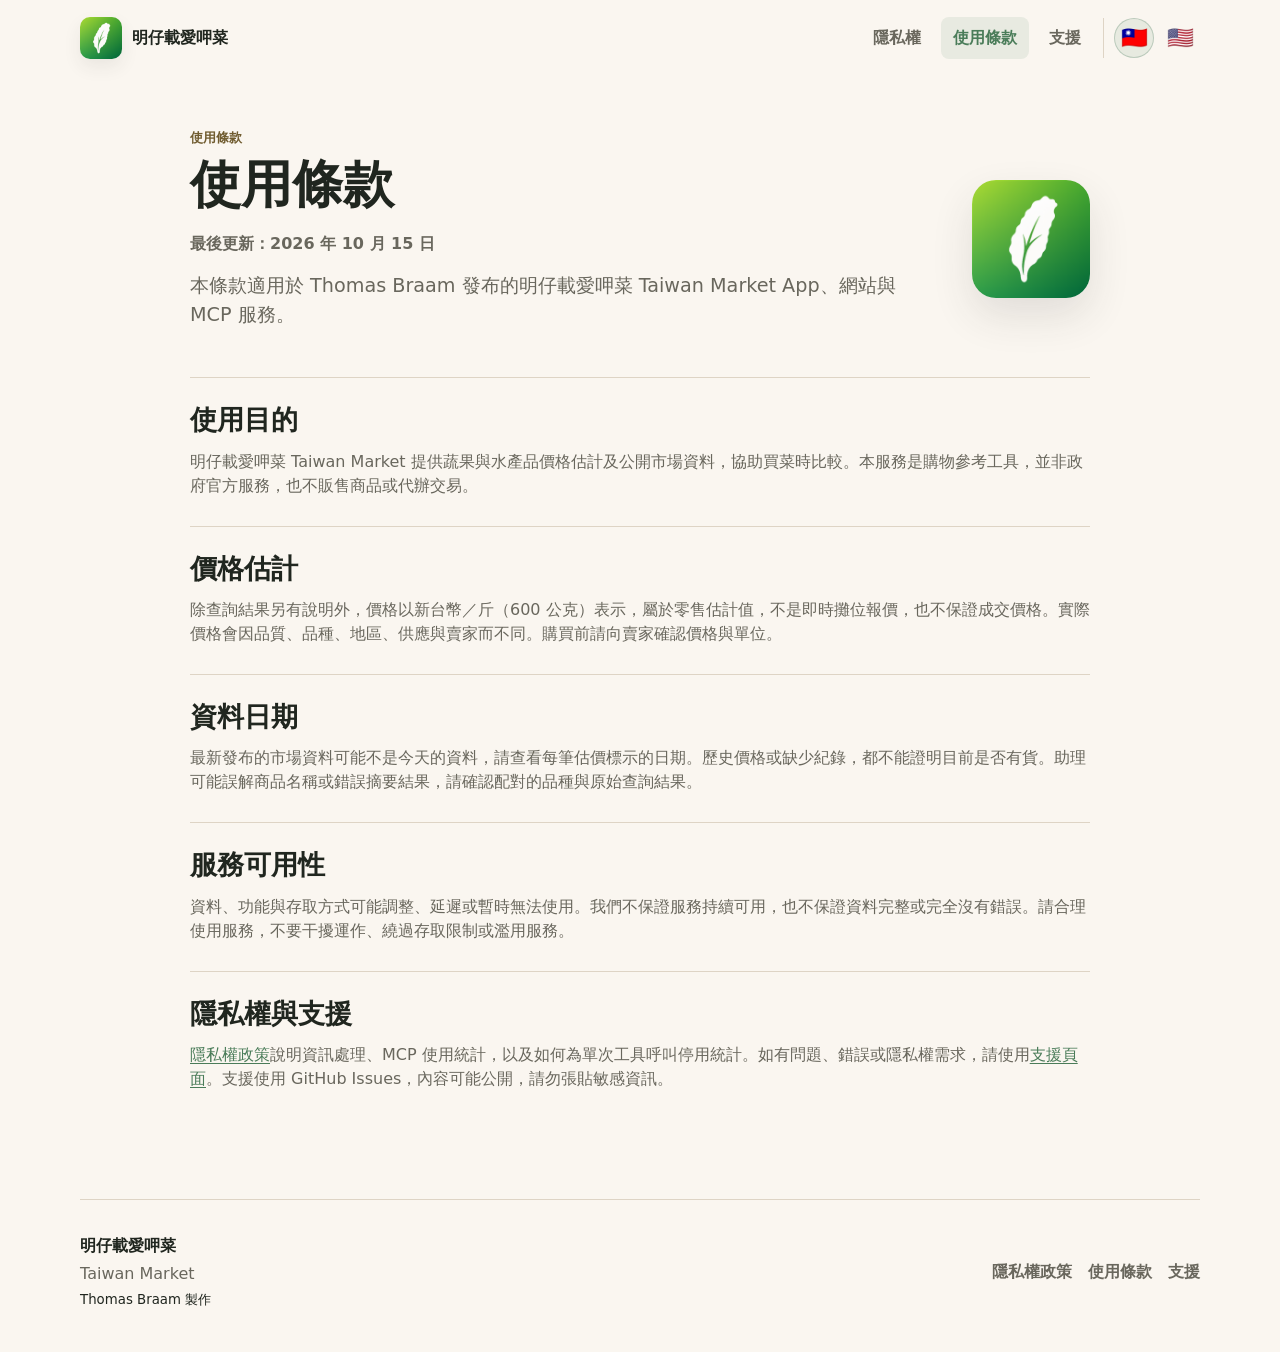
<file: terms/index.html>
<!doctype html>
<html lang="zh-Hant-TW">
  <head>
    <meta charset="utf-8">
    <meta name="viewport" content="width=device-width, initial-scale=1">
    <title>使用條款 | 明仔載愛呷菜 Taiwan Market</title>
    <meta
      name="description"
      content="明仔載愛呷菜 Taiwan Market App、網站與 MCP 服務的使用條款。"
    >
    <link rel="canonical" href="https://twbraam.github.io/miaachaitaiwan/terms/">
    <link rel="alternate" hreflang="zh-Hant-TW" href="https://twbraam.github.io/miaachaitaiwan/terms/">
    <link rel="alternate" hreflang="en" href="https://twbraam.github.io/miaachaitaiwan/en/terms/">
    <link rel="alternate" hreflang="x-default" href="https://twbraam.github.io/miaachaitaiwan/terms/">
    <link rel="icon" href="../assets/app-icon.png">
    <link rel="apple-touch-icon" href="../assets/app-icon.png">
    <link rel="stylesheet" href="../assets/styles.css">
  </head>
  <body>
    <header class="site-header">
      <a class="brand-link" href="../" aria-label="明仔載愛呷菜 Taiwan Market 首頁">
        <img class="brand-icon" src="../assets/app-icon.png" alt="" aria-hidden="true">
        <span class="brand-text">明仔載愛呷菜</span>
      </a>
      <div class="header-actions">
        <nav class="site-nav" aria-label="主選單">
          <a href="../privacy/">隱私權</a>
          <a href="../terms/" aria-current="page">使用條款</a>
          <a href="../support/">支援</a>
        </nav>
        <nav class="language-switcher" aria-label="語言">
          <a class="flag-link" href="./" aria-current="page" lang="zh-Hant-TW" aria-label="繁體中文（中華民國）" title="繁體中文（中華民國）">
            <span aria-hidden="true">🇹🇼</span>
          </a>
          <a class="flag-link" href="../en/terms/" lang="en" aria-label="English (United States)" title="English (United States)">
            <span aria-hidden="true">🇺🇸</span>
          </a>
        </nav>
      </div>
    </header>

    <main class="legal-page">
      <section class="page-hero">
        <div>
          <p class="eyebrow">使用條款</p>
          <h1>使用條款</h1>
          <p class="updated">最後更新：2026 年 10 月 15 日</p>
          <p class="lede">本條款適用於 Thomas Braam 發布的明仔載愛呷菜 Taiwan Market App、網站與 MCP 服務。</p>
        </div>
        <img class="page-icon" src="../assets/app-icon.png" alt="">
      </section>

      <section class="legal-section">
        <h2>使用目的</h2>
        <p>明仔載愛呷菜 Taiwan Market 提供蔬果與水產品價格估計及公開市場資料，協助買菜時比較。本服務是購物參考工具，並非政府官方服務，也不販售商品或代辦交易。</p>
      </section>

      <section class="legal-section">
        <h2>價格估計</h2>
        <p>除查詢結果另有說明外，價格以新台幣／斤（600 公克）表示，屬於零售估計值，不是即時攤位報價，也不保證成交價格。實際價格會因品質、品種、地區、供應與賣家而不同。購買前請向賣家確認價格與單位。</p>
      </section>

      <section class="legal-section">
        <h2>資料日期</h2>
        <p>最新發布的市場資料可能不是今天的資料，請查看每筆估價標示的日期。歷史價格或缺少紀錄，都不能證明目前是否有貨。助理可能誤解商品名稱或錯誤摘要結果，請確認配對的品種與原始查詢結果。</p>
      </section>

      <section class="legal-section">
        <h2>服務可用性</h2>
        <p>資料、功能與存取方式可能調整、延遲或暫時無法使用。我們不保證服務持續可用，也不保證資料完整或完全沒有錯誤。請合理使用服務，不要干擾運作、繞過存取限制或濫用服務。</p>
      </section>

      <section class="legal-section">
        <h2>隱私權與支援</h2>
        <p><a href="../privacy/">隱私權政策</a>說明資訊處理、MCP 使用統計，以及如何為單次工具呼叫停用統計。如有問題、錯誤或隱私權需求，請使用<a href="../support/">支援頁面</a>。支援使用 GitHub Issues，內容可能公開，請勿張貼敏感資訊。</p>
      </section>

    </main>

    <footer class="site-footer">
      <div>
        <strong>明仔載愛呷菜</strong>
        <span>Taiwan Market</span>
        <small>Thomas Braam 製作</small>
      </div>
      <nav aria-label="頁尾選單">
        <a href="../privacy/">隱私權政策</a>
        <a href="../terms/" aria-current="page">使用條款</a>
        <a href="../support/">支援</a>
      </nav>
    </footer>
  </body>
</html>
</file>
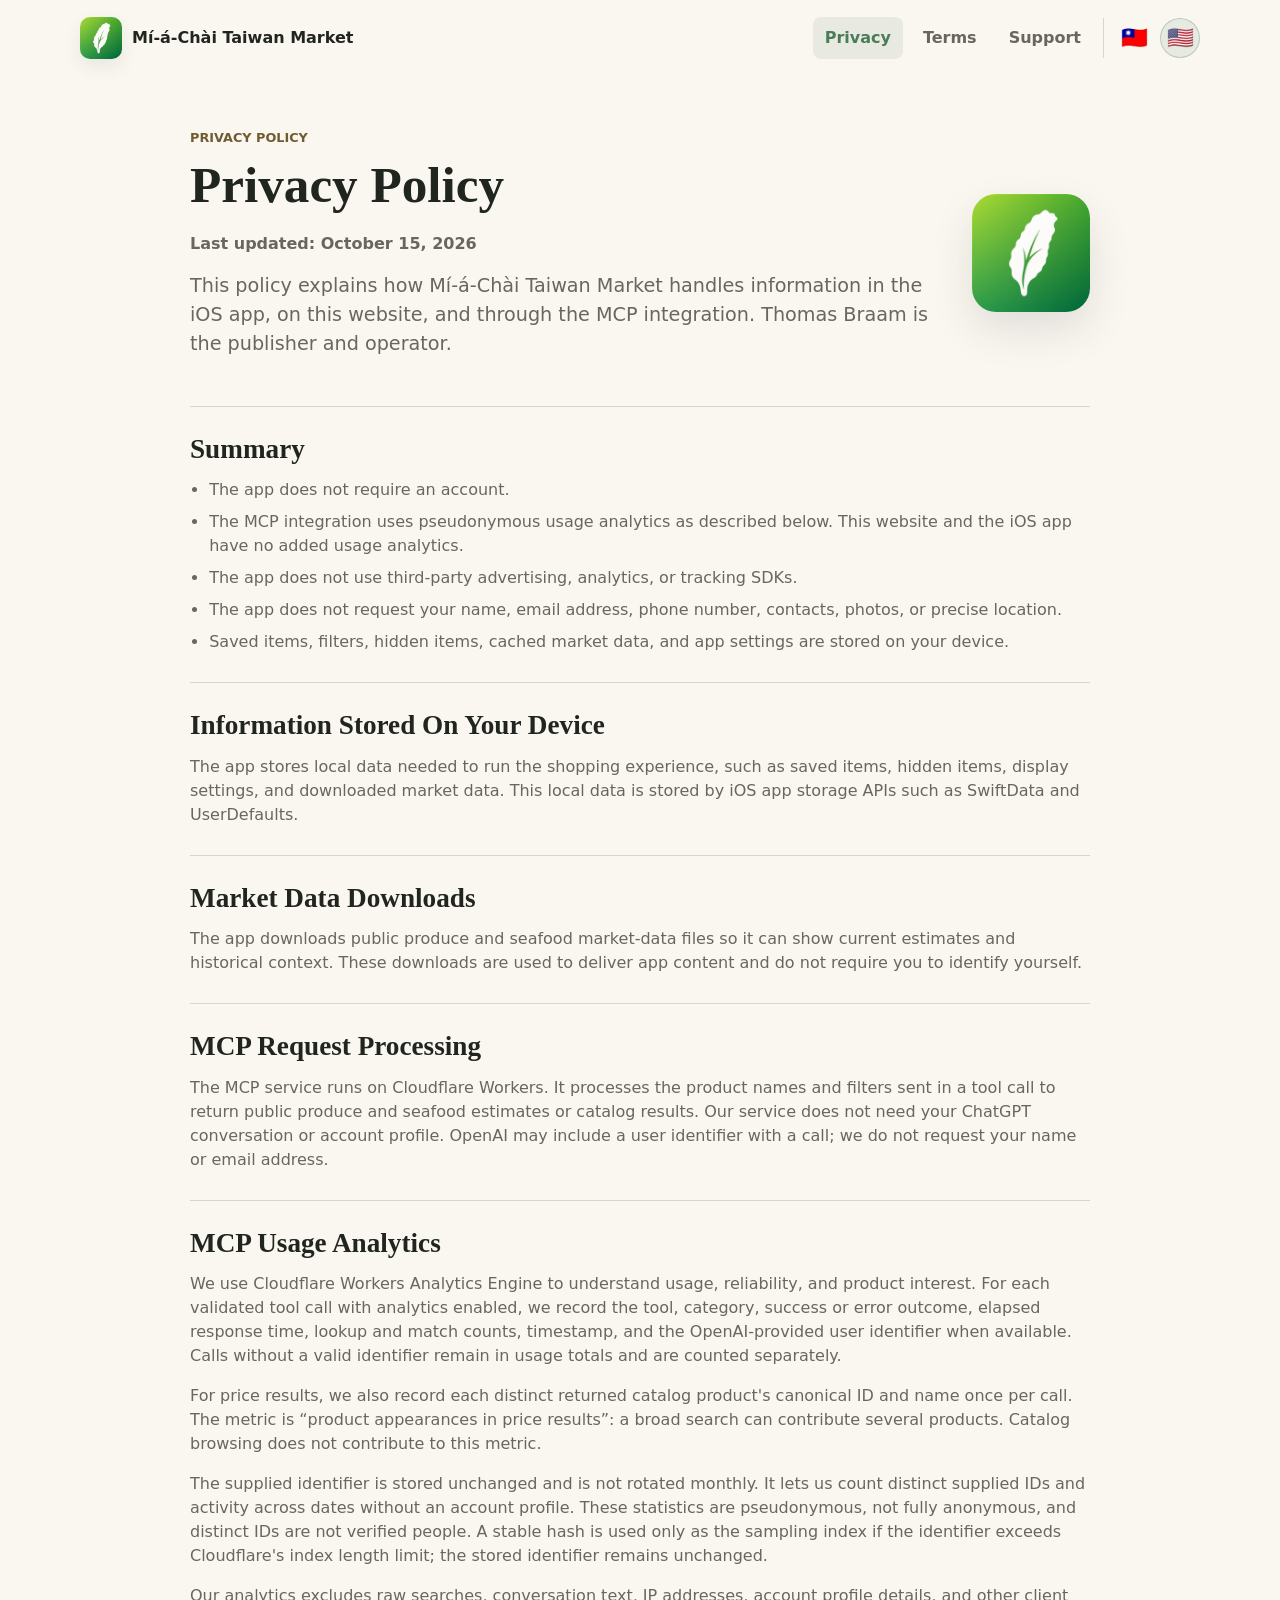
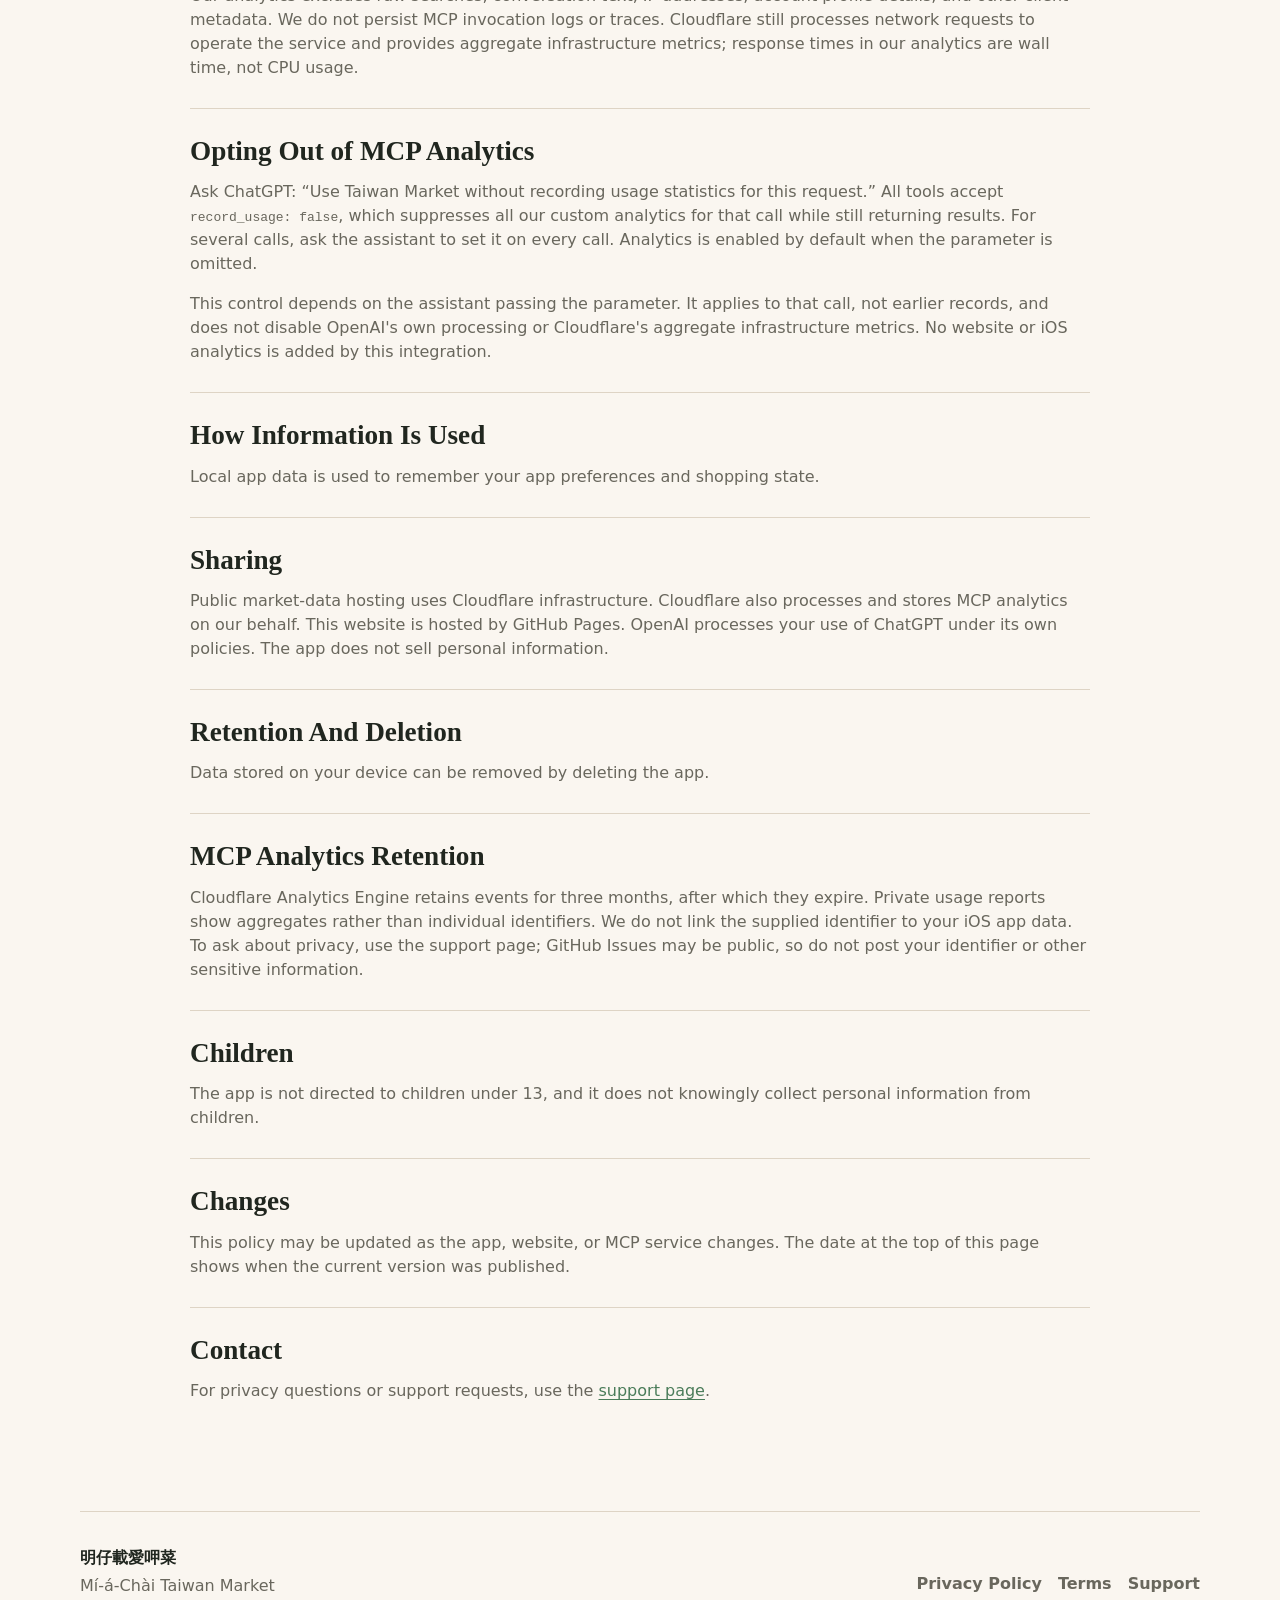
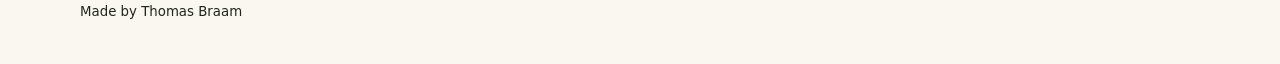
<file: en/privacy/index.html>
<!doctype html>
<html lang="en">
  <head>
    <meta charset="utf-8">
    <meta name="viewport" content="width=device-width, initial-scale=1">
    <title>Privacy Policy | Mí-á-Chài Taiwan Market</title>
    <meta
      name="description"
      content="Privacy policy for the Taiwan Market app, website, and MCP integration."
    >
    <link rel="canonical" href="https://twbraam.github.io/miaachaitaiwan/en/privacy/">
    <link rel="alternate" hreflang="zh-Hant-TW" href="https://twbraam.github.io/miaachaitaiwan/privacy/">
    <link rel="alternate" hreflang="en" href="https://twbraam.github.io/miaachaitaiwan/en/privacy/">
    <link rel="alternate" hreflang="x-default" href="https://twbraam.github.io/miaachaitaiwan/privacy/">
    <link rel="icon" href="../../assets/app-icon.png">
    <link rel="apple-touch-icon" href="../../assets/app-icon.png">
    <link rel="stylesheet" href="../../assets/styles.css">
  </head>
  <body>
    <header class="site-header">
      <a class="brand-link" href="../" aria-label="Mí-á-Chài Taiwan Market home">
        <img class="brand-icon" src="../../assets/app-icon.png" alt="" aria-hidden="true">
        <span class="brand-text">Mí-á-Chài Taiwan Market</span>
      </a>
      <div class="header-actions">
        <nav class="site-nav" aria-label="Main navigation">
          <a href="./" aria-current="page">Privacy</a>
          <a href="../terms/">Terms</a>
          <a href="../support/">Support</a>
        </nav>
        <nav class="language-switcher" aria-label="Language">
          <a class="flag-link" href="../../privacy/" lang="zh-Hant-TW" aria-label="繁體中文（中華民國）" title="繁體中文（中華民國）">
            <span aria-hidden="true">🇹🇼</span>
          </a>
          <a class="flag-link" href="./" aria-current="page" lang="en" aria-label="English (United States)" title="English (United States)">
            <span aria-hidden="true">🇺🇸</span>
          </a>
        </nav>
      </div>
    </header>

    <main class="legal-page">
      <section class="page-hero">
        <div>
          <p class="eyebrow">Privacy Policy</p>
          <h1>Privacy Policy</h1>
          <p class="updated">Last updated: October 15, 2026</p>
          <p class="lede">
            This policy explains how Mí-á-Chài Taiwan Market handles information
            in the iOS app, on this website, and through the MCP integration. Thomas Braam is the publisher and operator.
          </p>
        </div>
        <img class="page-icon" src="../../assets/app-icon.png" alt="">
      </section>

      <section class="legal-section">
        <h2>Summary</h2>
        <ul>
          <li>The app does not require an account.</li>
          <li>The MCP integration uses pseudonymous usage analytics as described below. This website and the iOS app have no added usage analytics.</li>
          <li>The app does not use third-party advertising, analytics, or tracking SDKs.</li>
          <li>The app does not request your name, email address, phone number, contacts, photos, or precise location.</li>
          <li>Saved items, filters, hidden items, cached market data, and app settings are stored on your device.</li>
        </ul>
      </section>

      <section class="legal-section">
        <h2>Information Stored On Your Device</h2>
        <p>
          The app stores local data needed to run the shopping experience, such
          as saved items, hidden items, display settings,
          and downloaded market data. This local data is stored by iOS app storage APIs such
          as SwiftData and UserDefaults.
        </p>
      </section>

      <section class="legal-section">
        <h2>Market Data Downloads</h2>
        <p>
          The app downloads public produce and seafood market-data files so it can show current
          estimates and historical context. These downloads are used to deliver
          app content and do not require you to identify yourself.
        </p>
      </section>

      <section class="legal-section">
        <h2>MCP Request Processing</h2>
        <p>
          The MCP service runs on Cloudflare Workers. It processes the product names and filters sent in a tool call to return public produce and seafood estimates or catalog results. Our service does not need your ChatGPT conversation or account profile. OpenAI may include a user identifier with a call; we do not request your name or email address.
        </p>
      </section>

      <section class="legal-section">
        <h2>MCP Usage Analytics</h2>
        <p>
          We use Cloudflare Workers Analytics Engine to understand usage, reliability, and product interest. For each validated tool call with analytics enabled, we record the tool, category, success or error outcome, elapsed response time, lookup and match counts, timestamp, and the OpenAI-provided user identifier when available. Calls without a valid identifier remain in usage totals and are counted separately.
        </p>
        <p>
          For price results, we also record each distinct returned catalog product's canonical ID and name once per call. The metric is “product appearances in price results”: a broad search can contribute several products. Catalog browsing does not contribute to this metric.
        </p>
        <p>
          The supplied identifier is stored unchanged and is not rotated monthly. It lets us count distinct supplied IDs and activity across dates without an account profile. These statistics are pseudonymous, not fully anonymous, and distinct IDs are not verified people. A stable hash is used only as the sampling index if the identifier exceeds Cloudflare's index length limit; the stored identifier remains unchanged.
        </p>
        <p>
          Our analytics excludes raw searches, conversation text, IP addresses, account profile details, and other client metadata. We do not persist MCP invocation logs or traces. Cloudflare still processes network requests to operate the service and provides aggregate infrastructure metrics; response times in our analytics are wall time, not CPU usage.
        </p>
      </section>

      <section class="legal-section">
        <h2>Opting Out of MCP Analytics</h2>
        <p>
          Ask ChatGPT: “Use Taiwan Market without recording usage statistics for this request.” All tools accept <code>record_usage: false</code>, which suppresses all our custom analytics for that call while still returning results. For several calls, ask the assistant to set it on every call. Analytics is enabled by default when the parameter is omitted.
        </p>
        <p>
          This control depends on the assistant passing the parameter. It applies to that call, not earlier records, and does not disable OpenAI's own processing or Cloudflare's aggregate infrastructure metrics. No website or iOS analytics is added by this integration.
        </p>
      </section>

      <section class="legal-section">
        <h2>How Information Is Used</h2>
        <p>
          Local app data is used to remember your app preferences and shopping
          state.
        </p>
      </section>

      <section class="legal-section">
        <h2>Sharing</h2>
        <p>
          Public market-data hosting uses Cloudflare infrastructure. Cloudflare also processes and stores MCP analytics on our behalf. This website is hosted by GitHub Pages. OpenAI processes your use of ChatGPT under its own policies.
          The app does not sell personal information.
        </p>
      </section>

      <section class="legal-section">
        <h2>Retention And Deletion</h2>
        <p>
          Data stored on your device can be removed by deleting the app.
        </p>
      </section>

      <section class="legal-section">
        <h2>MCP Analytics Retention</h2>
        <p>
          Cloudflare Analytics Engine retains events for three months, after which they expire. Private usage reports show aggregates rather than individual identifiers. We do not link the supplied identifier to your iOS app data. To ask about privacy, use the support page; GitHub Issues may be public, so do not post your identifier or other sensitive information.
        </p>
      </section>

      <section class="legal-section">
        <h2>Children</h2>
        <p>
          The app is not directed to children under 13, and it does not knowingly
          collect personal information from children.
        </p>
      </section>

      <section class="legal-section">
        <h2>Changes</h2>
        <p>
          This policy may be updated as the app, website, or MCP service changes. The date at the top of
          this page shows when the current version was published.
        </p>
      </section>

      <section class="legal-section">
        <h2>Contact</h2>
        <p>
          For privacy questions or support requests, use the
          <a href="../support/">support page</a>.
        </p>
      </section>
    </main>

    <footer class="site-footer">
      <div>
        <strong>明仔載愛呷菜</strong>
        <span>Mí-á-Chài Taiwan Market</span>
        <small>Made by Thomas Braam</small>
      </div>
      <nav aria-label="Footer navigation">
        <a href="./">Privacy Policy</a>
        <a href="../terms/">Terms</a>
        <a href="../support/">Support</a>
      </nav>
    </footer>
  </body>
</html>
</file>
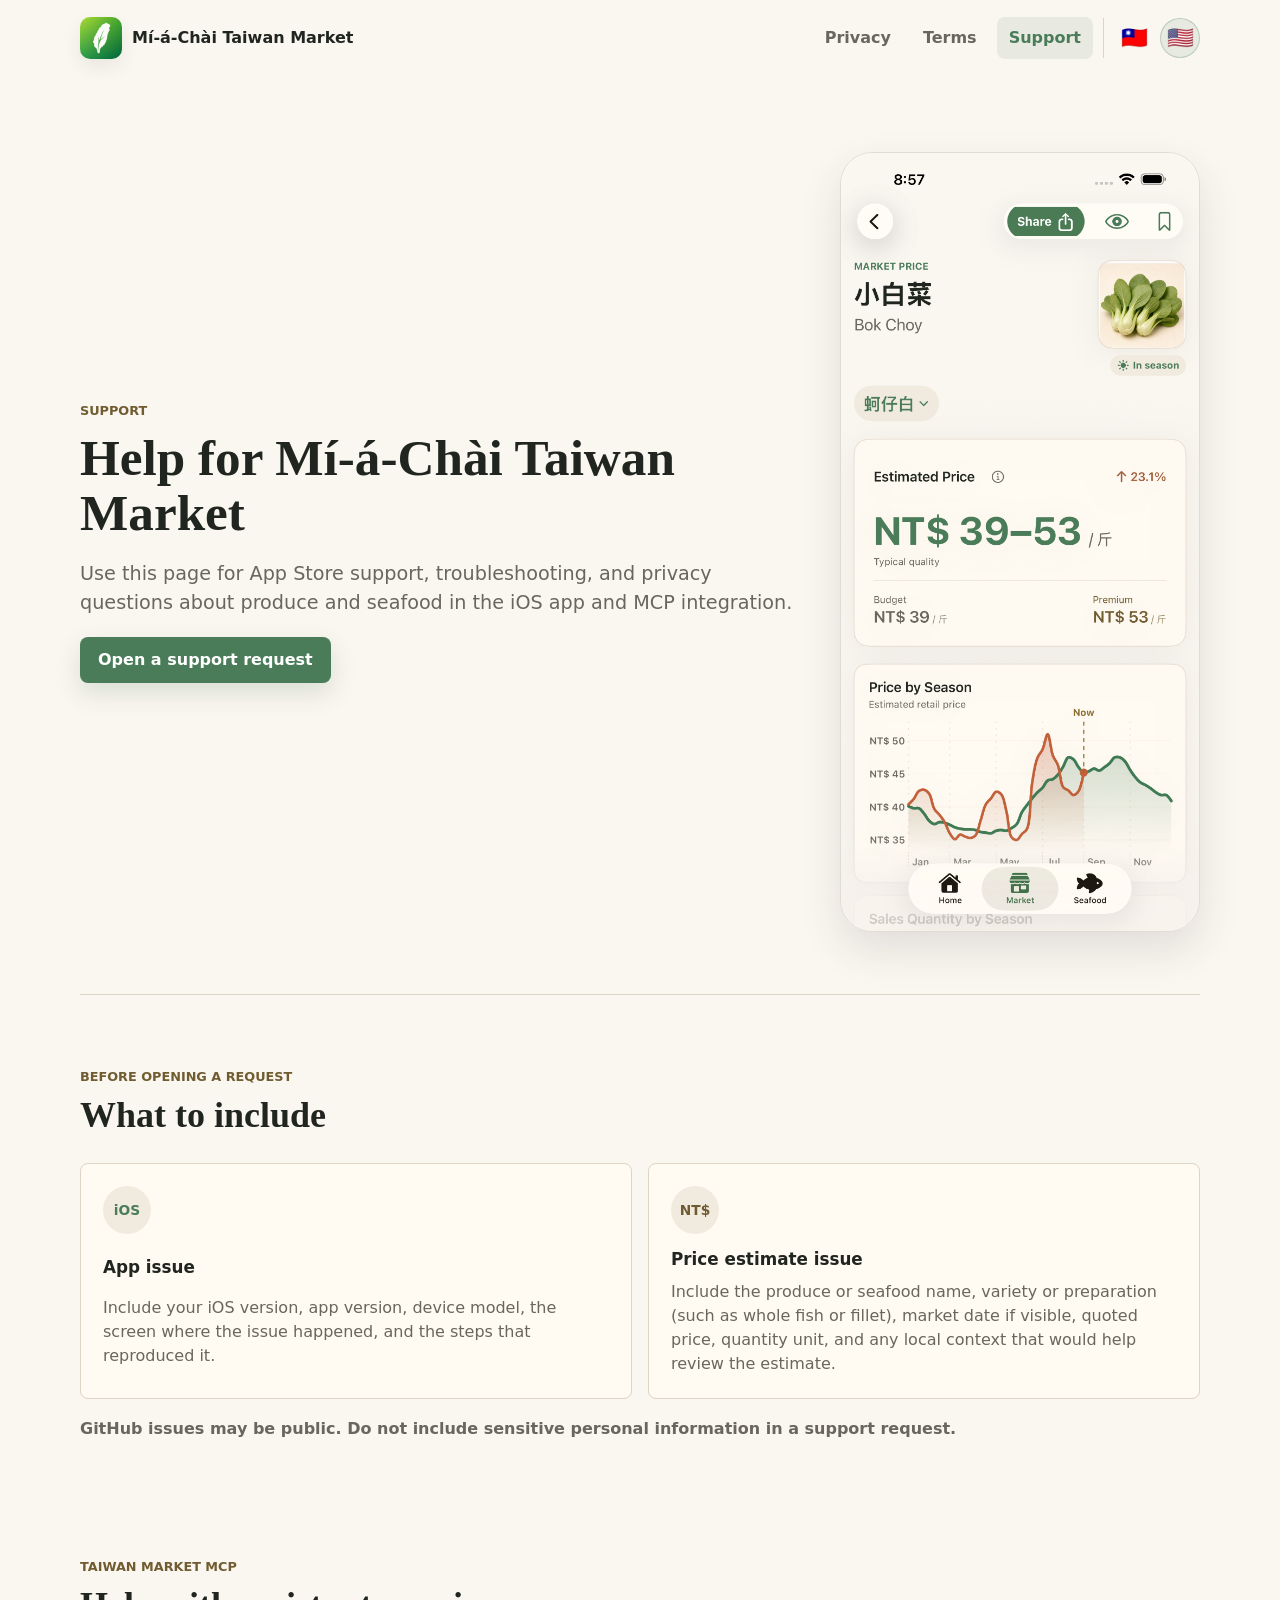
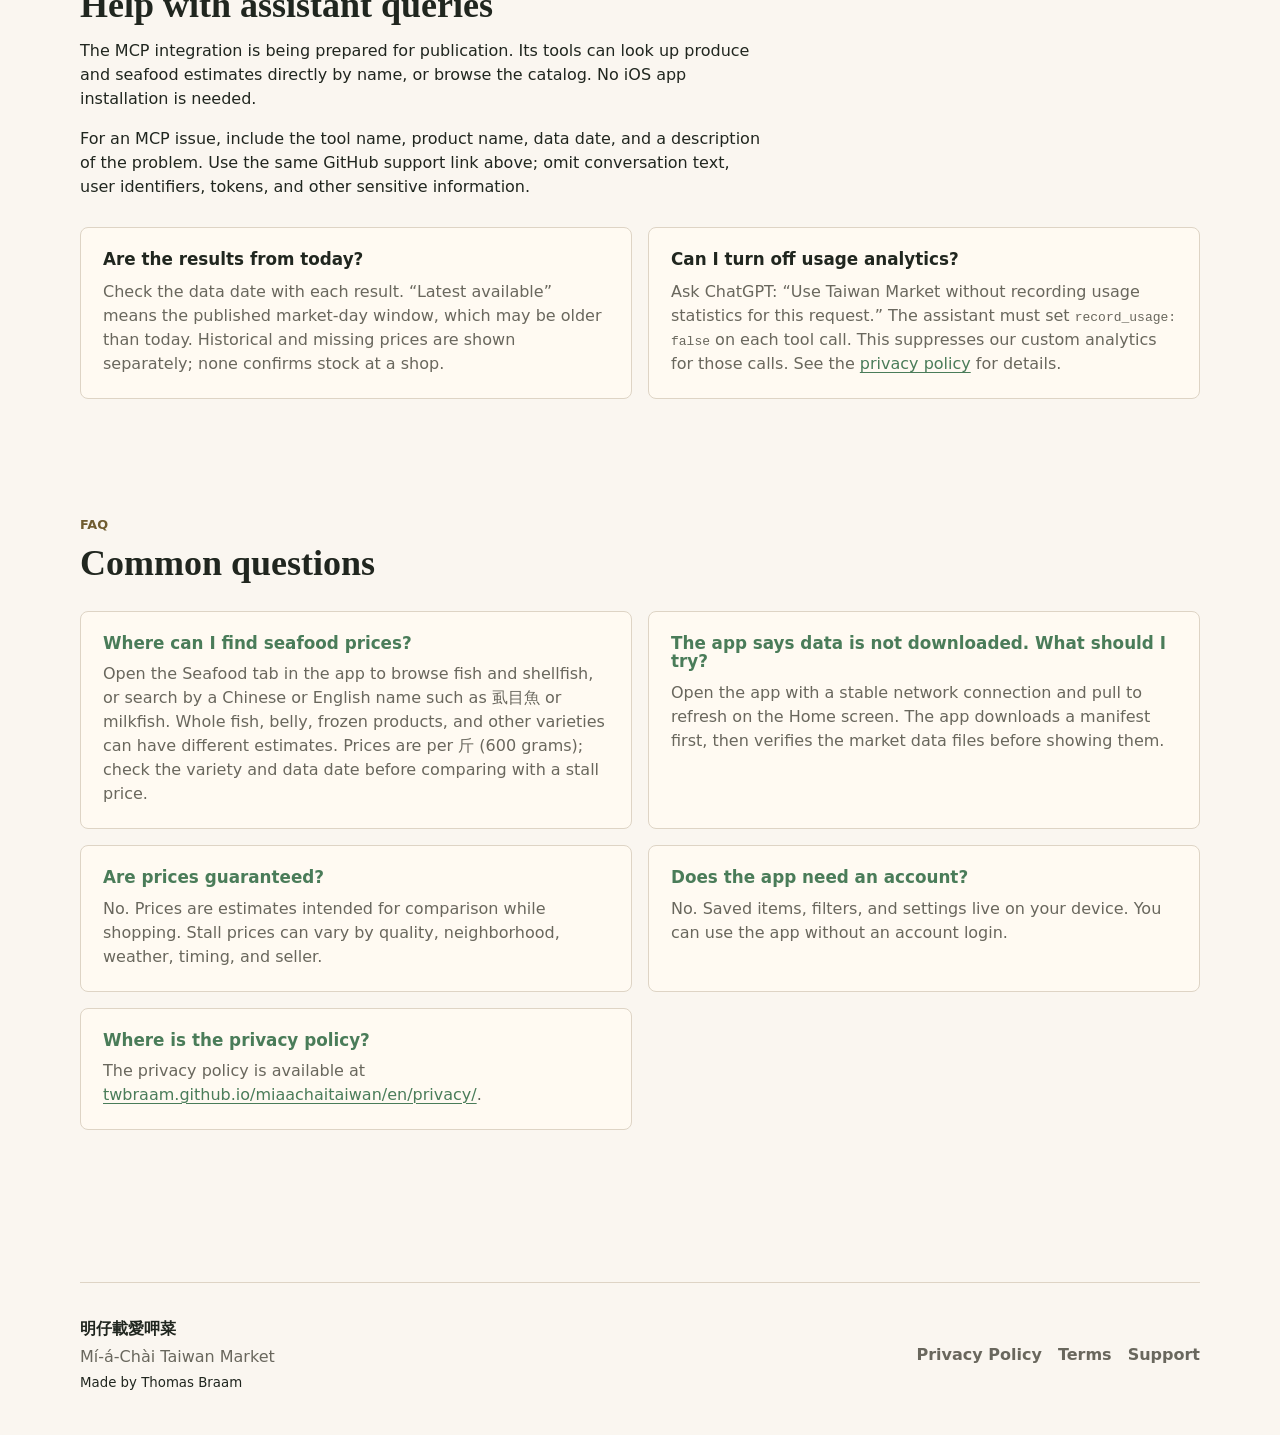
<file: en/support/index.html>
<!doctype html>
<html lang="en">
  <head>
    <meta charset="utf-8">
    <meta name="viewport" content="width=device-width, initial-scale=1">
    <title>Support | Mí-á-Chài Taiwan Market</title>
    <meta
      name="description"
      content="Support for Taiwan Market produce and seafood price estimates, the iOS app, and MCP integration."
    >
    <link rel="canonical" href="https://twbraam.github.io/miaachaitaiwan/en/support/">
    <link rel="alternate" hreflang="zh-Hant-TW" href="https://twbraam.github.io/miaachaitaiwan/support/">
    <link rel="alternate" hreflang="en" href="https://twbraam.github.io/miaachaitaiwan/en/support/">
    <link rel="alternate" hreflang="x-default" href="https://twbraam.github.io/miaachaitaiwan/support/">
    <link rel="icon" href="../../assets/app-icon.png">
    <link rel="apple-touch-icon" href="../../assets/app-icon.png">
    <link rel="stylesheet" href="../../assets/styles.css">
  </head>
  <body>
    <header class="site-header">
      <a class="brand-link" href="../" aria-label="Mí-á-Chài Taiwan Market home">
        <img class="brand-icon" src="../../assets/app-icon.png" alt="" aria-hidden="true">
        <span class="brand-text">Mí-á-Chài Taiwan Market</span>
      </a>
      <div class="header-actions">
        <nav class="site-nav" aria-label="Main navigation">
          <a href="../privacy/">Privacy</a>
          <a href="../terms/">Terms</a>
          <a href="./" aria-current="page">Support</a>
        </nav>
        <nav class="language-switcher" aria-label="Language">
          <a class="flag-link" href="../../support/" lang="zh-Hant-TW" aria-label="繁體中文（中華民國）" title="繁體中文（中華民國）">
            <span aria-hidden="true">🇹🇼</span>
          </a>
          <a class="flag-link" href="./" aria-current="page" lang="en" aria-label="English (United States)" title="English (United States)">
            <span aria-hidden="true">🇺🇸</span>
          </a>
        </nav>
      </div>
    </header>

    <main class="support-page">
      <section class="support-hero">
        <div>
          <p class="eyebrow">Support</p>
          <h1>Help for Mí-á-Chài Taiwan Market</h1>
          <p class="lede">
            Use this page for App Store support, troubleshooting, and privacy
            questions about produce and seafood in the iOS app and MCP integration.
          </p>
          <a class="primary-action" href="https://github.com/twbraam/miaachaitaiwan/issues/new">
            Open a support request
          </a>
        </div>
        <div class="support-media">
          <img
            class="support-shot"
            src="../../assets/product-detail.png"
            alt="Product detail screen with price range and market context"
          >
        </div>
      </section>

      <section class="section-block compact-section">
        <div class="section-heading">
          <p class="eyebrow">Before opening a request</p>
          <h2>What to include</h2>
        </div>
        <div class="feature-grid two-column">
          <article class="feature-card">
            <span class="feature-icon">iOS</span>
            <h3>App issue</h3>
            <p>
              Include your iOS version, app version, device model, the screen
              where the issue happened, and the steps that reproduced it.
            </p>
          </article>
          <article class="feature-card">
            <span class="feature-icon">NT$</span>
            <h3>Price estimate issue</h3>
            <p>
              Include the produce or seafood name, variety or preparation (such as whole fish or fillet), market date if visible, quoted price,
              quantity unit, and any local context that would help review the
              estimate.
            </p>
          </article>
        </div>
        <p class="support-note">
          GitHub issues may be public. Do not include sensitive personal
          information in a support request.
        </p>
      </section>

      <section class="section-block compact-section" id="mcp">
        <div class="section-heading">
          <p class="eyebrow">Taiwan Market MCP</p>
          <h2>Help with assistant queries</h2>
          <p>The MCP integration is being prepared for publication. Its tools can look up produce and seafood estimates directly by name, or browse the catalog. No iOS app installation is needed.</p>
          <p>For an MCP issue, include the tool name, product name, data date, and a description of the problem. Use the same GitHub support link above; omit conversation text, user identifiers, tokens, and other sensitive information.</p>
        </div>
        <div class="feature-grid two-column">
          <article class="feature-card">
            <h3>Are the results from today?</h3>
            <p>Check the data date with each result. “Latest available” means the published market-day window, which may be older than today. Historical and missing prices are shown separately; none confirms stock at a shop.</p>
          </article>
          <article class="feature-card">
            <h3>Can I turn off usage analytics?</h3>
            <p>Ask ChatGPT: “Use Taiwan Market without recording usage statistics for this request.” The assistant must set <code>record_usage: false</code> on each tool call. This suppresses our custom analytics for those calls. See the <a href="../privacy/">privacy policy</a> for details.</p>
          </article>
        </div>
      </section>

      <section class="faq-section" aria-labelledby="faq-heading">
        <div class="section-heading">
          <p class="eyebrow">FAQ</p>
          <h2 id="faq-heading">Common questions</h2>
        </div>
        <div class="faq-list">
          <article class="faq-item">
            <h3>Where can I find seafood prices?</h3>
            <p>
              Open the Seafood tab in the app to browse fish and shellfish,
              or search by a Chinese or English name such as 虱目魚 or milkfish.
              Whole fish, belly, frozen products, and other varieties can have
              different estimates. Prices are per 斤 (600 grams); check the
              variety and data date before comparing with a stall price.
            </p>
          </article>
          <article class="faq-item">
            <h3>The app says data is not downloaded. What should I try?</h3>
            <p>
              Open the app with a stable network connection and pull to refresh
              on the Home screen. The app downloads a manifest first, then
              verifies the market data files before showing them.
            </p>
          </article>
          <article class="faq-item">
            <h3>Are prices guaranteed?</h3>
            <p>
              No. Prices are estimates intended for comparison while shopping.
              Stall prices can vary by quality, neighborhood, weather, timing,
              and seller.
            </p>
          </article>
          <article class="faq-item">
            <h3>Does the app need an account?</h3>
            <p>
              No. Saved items, filters, and settings live on your device.
              You can use the app without an account login.
            </p>
          </article>
          <article class="faq-item">
            <h3>Where is the privacy policy?</h3>
            <p>
              The privacy policy is available at
              <a href="../privacy/">twbraam.github.io/miaachaitaiwan/en/privacy/</a>.
            </p>
          </article>
        </div>
      </section>
    </main>

    <footer class="site-footer">
      <div>
        <strong>明仔載愛呷菜</strong>
        <span>Mí-á-Chài Taiwan Market</span>
        <small>Made by Thomas Braam</small>
      </div>
      <nav aria-label="Footer navigation">
        <a href="../privacy/">Privacy Policy</a>
        <a href="../terms/">Terms</a>
        <a href="./">Support</a>
      </nav>
    </footer>
  </body>
</html>
</file>
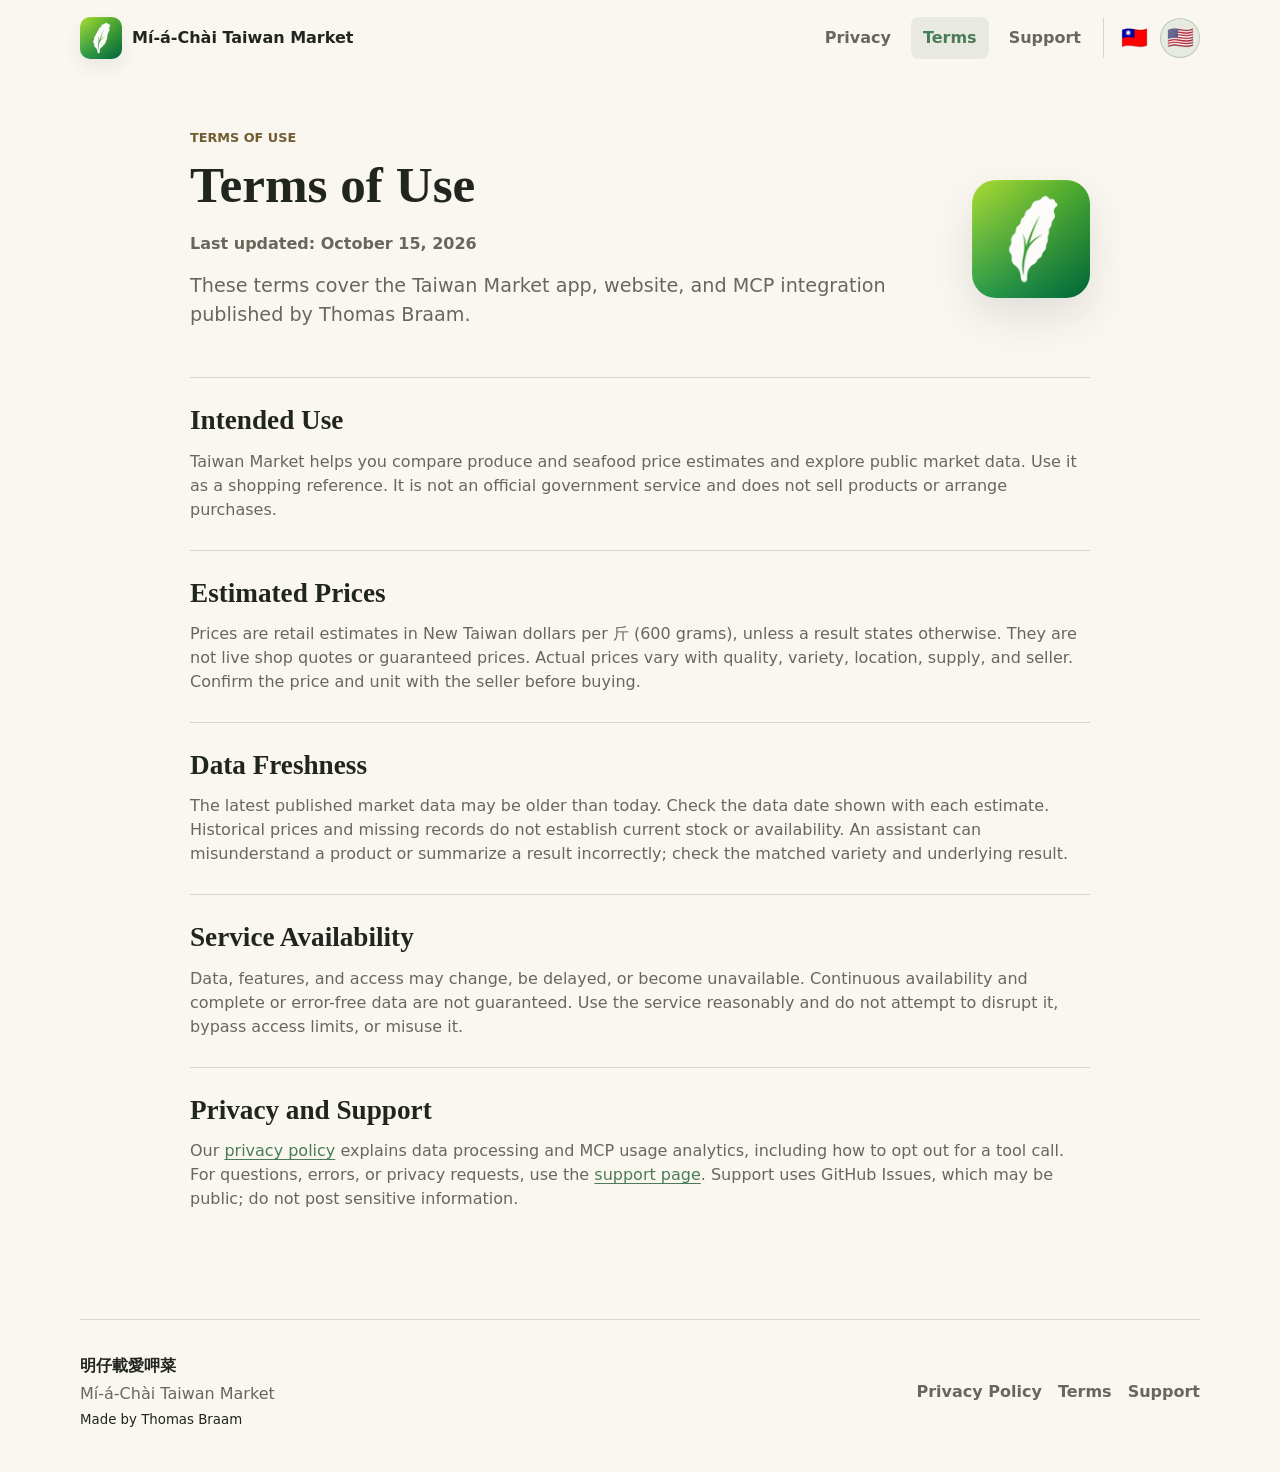
<file: en/terms/index.html>
<!doctype html>
<html lang="en">
  <head>
    <meta charset="utf-8">
    <meta name="viewport" content="width=device-width, initial-scale=1">
    <title>Terms of Use | Mí-á-Chài Taiwan Market</title>
    <meta
      name="description"
      content="Terms for the Taiwan Market app, website, and MCP integration."
    >
    <link rel="canonical" href="https://twbraam.github.io/miaachaitaiwan/en/terms/">
    <link rel="alternate" hreflang="zh-Hant-TW" href="https://twbraam.github.io/miaachaitaiwan/terms/">
    <link rel="alternate" hreflang="en" href="https://twbraam.github.io/miaachaitaiwan/en/terms/">
    <link rel="alternate" hreflang="x-default" href="https://twbraam.github.io/miaachaitaiwan/terms/">
    <link rel="icon" href="../../assets/app-icon.png">
    <link rel="apple-touch-icon" href="../../assets/app-icon.png">
    <link rel="stylesheet" href="../../assets/styles.css">
  </head>
  <body>
    <header class="site-header">
      <a class="brand-link" href="../" aria-label="Mí-á-Chài Taiwan Market home">
        <img class="brand-icon" src="../../assets/app-icon.png" alt="" aria-hidden="true">
        <span class="brand-text">Mí-á-Chài Taiwan Market</span>
      </a>
      <div class="header-actions">
        <nav class="site-nav" aria-label="Main navigation">
          <a href="../privacy/">Privacy</a>
          <a href="../terms/" aria-current="page">Terms</a>
          <a href="../support/">Support</a>
        </nav>
        <nav class="language-switcher" aria-label="Language">
          <a class="flag-link" href="../../terms/" lang="zh-Hant-TW" aria-label="繁體中文（中華民國）" title="繁體中文（中華民國）">
            <span aria-hidden="true">🇹🇼</span>
          </a>
          <a class="flag-link" href="./" aria-current="page" lang="en" aria-label="English (United States)" title="English (United States)">
            <span aria-hidden="true">🇺🇸</span>
          </a>
        </nav>
      </div>
    </header>

    <main class="legal-page">
      <section class="page-hero">
        <div>
          <p class="eyebrow">Terms of Use</p>
          <h1>Terms of Use</h1>
          <p class="updated">Last updated: October 15, 2026</p>
          <p class="lede">These terms cover the Taiwan Market app, website, and MCP integration published by Thomas Braam.</p>
        </div>
        <img class="page-icon" src="../../assets/app-icon.png" alt="">
      </section>

      <section class="legal-section">
        <h2>Intended Use</h2>
        <p>Taiwan Market helps you compare produce and seafood price estimates and explore public market data. Use it as a shopping reference. It is not an official government service and does not sell products or arrange purchases.</p>
      </section>

      <section class="legal-section">
        <h2>Estimated Prices</h2>
        <p>Prices are retail estimates in New Taiwan dollars per 斤 (600 grams), unless a result states otherwise. They are not live shop quotes or guaranteed prices. Actual prices vary with quality, variety, location, supply, and seller. Confirm the price and unit with the seller before buying.</p>
      </section>

      <section class="legal-section">
        <h2>Data Freshness</h2>
        <p>The latest published market data may be older than today. Check the data date shown with each estimate. Historical prices and missing records do not establish current stock or availability. An assistant can misunderstand a product or summarize a result incorrectly; check the matched variety and underlying result.</p>
      </section>

      <section class="legal-section">
        <h2>Service Availability</h2>
        <p>Data, features, and access may change, be delayed, or become unavailable. Continuous availability and complete or error-free data are not guaranteed. Use the service reasonably and do not attempt to disrupt it, bypass access limits, or misuse it.</p>
      </section>

      <section class="legal-section">
        <h2>Privacy and Support</h2>
        <p>Our <a href="../privacy/">privacy policy</a> explains data processing and MCP usage analytics, including how to opt out for a tool call. For questions, errors, or privacy requests, use the <a href="../support/">support page</a>. Support uses GitHub Issues, which may be public; do not post sensitive information.</p>
      </section>

    </main>

    <footer class="site-footer">
      <div>
        <strong>明仔載愛呷菜</strong>
        <span>Mí-á-Chài Taiwan Market</span>
        <small>Made by Thomas Braam</small>
      </div>
      <nav aria-label="Footer navigation">
        <a href="../privacy/">Privacy Policy</a>
        <a href="../terms/" aria-current="page">Terms</a>
        <a href="../support/">Support</a>
      </nav>
    </footer>
  </body>
</html>
</file>
<file: assets/styles.css>
:root {
  color-scheme: light;
  --bg: #faf6f0;
  --surface: #fffaf2;
  --surface-plain: #ffffff;
  --surface-muted: #f1eadf;
  --ink: #20261f;
  --muted: #69675d;
  --line: #ded4c5;
  --green: #4a7c59;
  --green-dark: #315f43;
  --danger: #a64036;
  --amber: #705c30;
  --rise: #a25f3a;
  --shadow-color: rgba(46, 50, 48, 0.12);
  --shadow: 0 18px 42px var(--shadow-color);
}

* {
  box-sizing: border-box;
}

html {
  background: var(--bg);
}

body {
  margin: 0;
  color: var(--ink);
  font-family:
    Inter, ui-sans-serif, system-ui, -apple-system, BlinkMacSystemFont, "Segoe UI",
    "Noto Sans TC", "PingFang TC", "Microsoft JhengHei", sans-serif;
  line-height: 1.5;
  letter-spacing: 0;
  background: var(--bg);
}

body::selection {
  color: #ffffff;
  background: var(--green-dark);
}

a {
  color: var(--green);
  text-decoration-thickness: 1px;
  text-underline-offset: 0.18em;
}

img {
  display: block;
  max-width: 100%;
}

.site-header,
.site-footer {
  width: min(1120px, calc(100% - 32px));
  margin: 0 auto;
}

.site-header {
  min-height: 76px;
  display: flex;
  align-items: center;
  justify-content: space-between;
  gap: 18px;
}

.brand-link {
  display: inline-flex;
  align-items: center;
  gap: 10px;
  color: var(--ink);
  text-decoration: none;
  font-weight: 800;
}

.brand-icon {
  width: 42px;
  height: 42px;
  border-radius: 10px;
  box-shadow: 0 8px 18px rgba(46, 50, 48, 0.08);
}

.brand-text {
  white-space: nowrap;
}

.header-actions {
  display: flex;
  align-items: center;
  justify-content: flex-end;
  gap: 10px;
  margin-left: auto;
}

.site-nav {
  display: flex;
  align-items: center;
  gap: 8px;
}

.language-switcher {
  display: flex;
  align-items: center;
  gap: 6px;
  padding-left: 10px;
  border-left: 1px solid var(--line);
}

.site-nav a,
.site-footer a {
  color: var(--muted);
  text-decoration: none;
  font-weight: 700;
}

.site-nav a {
  padding: 9px 12px;
  border-radius: 8px;
}

.flag-link {
  display: inline-grid;
  place-items: center;
  width: 40px;
  height: 40px;
  border: 1px solid transparent;
  border-radius: 999px;
  text-decoration: none;
  font-size: 1.35rem;
  line-height: 1;
}

.site-nav a:hover,
.site-nav a[aria-current="page"],
.flag-link:hover,
.flag-link[aria-current="page"] {
  color: var(--green);
  background: rgba(74, 124, 89, 0.1);
}

.flag-link[aria-current="page"] {
  border-color: rgba(74, 124, 89, 0.28);
}

.hero {
  width: min(1120px, calc(100% - 32px));
  margin: 24px auto 0;
  display: grid;
  grid-template-columns: minmax(0, 1fr) minmax(300px, 460px);
  align-items: center;
  gap: 48px;
  min-height: calc(100vh - 120px);
  padding: 24px 0 48px;
}

.hero-copy {
  max-width: 620px;
}

.eyebrow {
  margin: 0 0 10px;
  color: var(--amber);
  font-size: 0.8rem;
  font-weight: 900;
  text-transform: uppercase;
  letter-spacing: 0;
}

h1,
h2,
h3,
p {
  margin-top: 0;
}

h1,
h2,
h3 {
  line-height: 1.08;
  letter-spacing: 0;
}

h1 {
  margin-bottom: 20px;
  font-family: Georgia, "Times New Roman", serif;
  font-size: 4.1rem;
}

h2 {
  margin-bottom: 14px;
  font-family: Georgia, "Times New Roman", serif;
  font-size: 2.25rem;
}

h3 {
  margin-bottom: 10px;
  font-size: 1.05rem;
}

.lede {
  color: var(--muted);
  font-size: 1.2rem;
  max-width: 62ch;
}

.action-row {
  display: flex;
  flex-wrap: wrap;
  gap: 12px;
  margin: 28px 0;
}

.primary-action,
.secondary-action {
  display: inline-flex;
  align-items: center;
  justify-content: center;
  min-height: 46px;
  padding: 11px 18px;
  border-radius: 8px;
  font-weight: 900;
  text-decoration: none;
}

.primary-action {
  color: #ffffff;
  background: var(--green);
  box-shadow: 0 10px 24px rgba(74, 124, 89, 0.18);
}

.primary-action:hover {
  background: var(--green-dark);
}

.secondary-action {
  color: var(--green);
  background: var(--surface);
  border: 1px solid var(--line);
}

.quick-facts {
  display: grid;
  grid-template-columns: repeat(3, minmax(0, 1fr));
  gap: 10px;
  margin: 0;
}

.quick-facts div {
  padding: 16px;
  background: var(--surface);
  border: 1px solid var(--line);
  border-radius: 8px;
}

.quick-facts dt {
  color: var(--green);
  font-size: 0.78rem;
  font-weight: 900;
  text-transform: uppercase;
}

.quick-facts dd {
  margin: 4px 0 0;
  color: var(--ink);
  font-weight: 750;
}

.product-strip {
  display: flex;
  flex-wrap: wrap;
  gap: 12px;
  margin-top: 18px;
}

.product-strip figure {
  width: 112px;
  margin: 0;
  overflow: hidden;
  background: var(--surface);
  border: 1px solid var(--line);
  border-radius: 8px;
  box-shadow: 0 10px 24px rgba(46, 50, 48, 0.06);
}

.product-strip img {
  width: 100%;
  aspect-ratio: 1;
  object-fit: cover;
}

.product-strip figcaption {
  padding: 8px 10px 10px;
  color: var(--ink);
  font-weight: 900;
}

.hero-media {
  position: relative;
  min-height: 620px;
}

.phone-shot {
  width: 300px;
  border-radius: 34px;
  border: 1px solid rgba(32, 38, 31, 0.12);
  box-shadow: var(--shadow);
}

.phone-shot-main {
  position: relative;
  z-index: 2;
  margin-left: auto;
}

.phone-shot-side {
  position: absolute;
  z-index: 1;
  left: 0;
  top: 86px;
  width: 260px;
  opacity: 0.92;
}

.section-block,
.faq-section {
  width: min(1120px, calc(100% - 32px));
  margin: 0 auto;
  padding: 72px 0;
}

.section-heading {
  max-width: 680px;
  margin-bottom: 28px;
}

.feature-grid {
  display: grid;
  grid-template-columns: repeat(3, minmax(0, 1fr));
  gap: 16px;
}

.feature-grid.two-column {
  grid-template-columns: repeat(2, minmax(0, 1fr));
}

.feature-card,
.faq-item {
  min-width: 0;
  padding: 22px;
  background: var(--surface);
  border: 1px solid var(--line);
  border-radius: 8px;
  overflow-wrap: anywhere;
}

.feature-card {
  display: grid;
  gap: 2px;
}

.feature-icon {
  display: inline-grid;
  place-items: center;
  width: 48px;
  height: 48px;
  margin-bottom: 14px;
  color: var(--green);
  background: var(--surface-muted);
  border-radius: 999px;
  font-size: 0.86rem;
  font-weight: 900;
}

.feature-card:nth-child(2) .feature-icon {
  color: var(--amber);
}

.feature-card:nth-child(3) .feature-icon {
  color: var(--danger);
}

.feature-card p,
.faq-item p,
.legal-section p,
.support-note {
  margin-bottom: 0;
  color: var(--muted);
}

.data-section {
  display: grid;
  grid-template-columns: minmax(0, 1fr) 320px;
  align-items: center;
  gap: 42px;
  border-top: 1px solid var(--line);
}

.data-copy {
  max-width: 620px;
}

.wide-shot,
.support-shot {
  border-radius: 32px;
  border: 1px solid rgba(32, 38, 31, 0.12);
  box-shadow: var(--shadow);
}

.site-footer {
  display: flex;
  align-items: center;
  justify-content: space-between;
  gap: 18px;
  padding: 34px 0 42px;
  border-top: 1px solid var(--line);
}

.site-footer div {
  display: grid;
  gap: 4px;
}

.site-footer span {
  color: var(--muted);
}

.site-footer nav {
  display: flex;
  gap: 16px;
}

.legal-page,
.support-page {
  width: min(900px, calc(100% - 32px));
  margin: 52px auto 80px;
}

.page-hero {
  display: grid;
  grid-template-columns: minmax(0, 1fr) 118px;
  align-items: center;
  gap: 32px;
  margin-bottom: 28px;
}

.page-icon {
  width: 118px;
  height: 118px;
  border-radius: 24px;
  box-shadow: var(--shadow);
}

.legal-page h1,
.support-page h1 {
  font-size: 3.2rem;
}

.updated {
  color: var(--muted);
  font-weight: 800;
}

.legal-section {
  padding: 28px 0;
  border-top: 1px solid var(--line);
}

.legal-section h2 {
  font-size: 1.7rem;
}

.legal-section ul {
  margin: 0;
  padding-left: 1.2rem;
  color: var(--muted);
}

.legal-section p + p {
  margin-top: 16px;
}

.legal-section li + li {
  margin-top: 8px;
}

.support-page {
  width: min(1120px, calc(100% - 32px));
}

.support-page .section-block,
.support-page .faq-section {
  width: 100%;
}

.support-hero {
  display: grid;
  grid-template-columns: minmax(0, 1fr) 360px;
  align-items: center;
  gap: 44px;
  padding: 24px 0 62px;
  border-bottom: 1px solid var(--line);
}

.support-media {
  position: relative;
  display: flex;
  justify-content: center;
}

.compact-section {
  padding-bottom: 44px;
}

.support-note {
  margin-top: 18px;
  font-weight: 700;
}

.faq-list {
  display: grid;
  grid-template-columns: repeat(2, minmax(0, 1fr));
  gap: 16px;
}

.faq-item h3 {
  color: var(--green);
}

@media (max-width: 900px) {
  .hero,
  .support-hero,
  .data-section {
    grid-template-columns: 1fr;
  }

  .hero {
    min-height: 0;
    gap: 28px;
  }

  .hero-media {
    min-height: 470px;
    max-width: 460px;
  }

  .phone-shot {
    width: 250px;
  }

  .phone-shot-side {
    width: 215px;
  }

  .support-shot,
  .wide-shot {
    width: 260px;
  }

  .support-media {
    max-width: 380px;
  }

  .feature-grid,
  .feature-grid.two-column,
  .faq-list,
  .quick-facts {
    grid-template-columns: 1fr;
  }
}

@media (max-width: 640px) {
  .site-header {
    align-items: flex-start;
    flex-direction: column;
    padding-top: 18px;
  }

  .header-actions {
    width: 100%;
    justify-content: space-between;
    margin-left: 0;
  }

  .site-nav {
    flex-wrap: wrap;
  }

  .site-nav a {
    padding: 9px 8px;
  }

  .language-switcher {
    flex: 0 0 auto;
  }

  .brand-text {
    white-space: normal;
  }

  h1,
  .legal-page h1,
  .support-page h1 {
    font-size: 2.55rem;
  }

  h2 {
    font-size: 1.9rem;
  }

  .page-hero {
    grid-template-columns: 1fr;
  }

  .page-icon {
    width: 88px;
    height: 88px;
    border-radius: 18px;
  }

  .hero-media {
    min-height: 390px;
  }

  .phone-shot {
    width: 210px;
    border-radius: 28px;
  }

  .phone-shot-side {
    width: 180px;
    top: 58px;
  }

  .site-footer {
    align-items: flex-start;
    flex-direction: column;
  }
}
</file>
